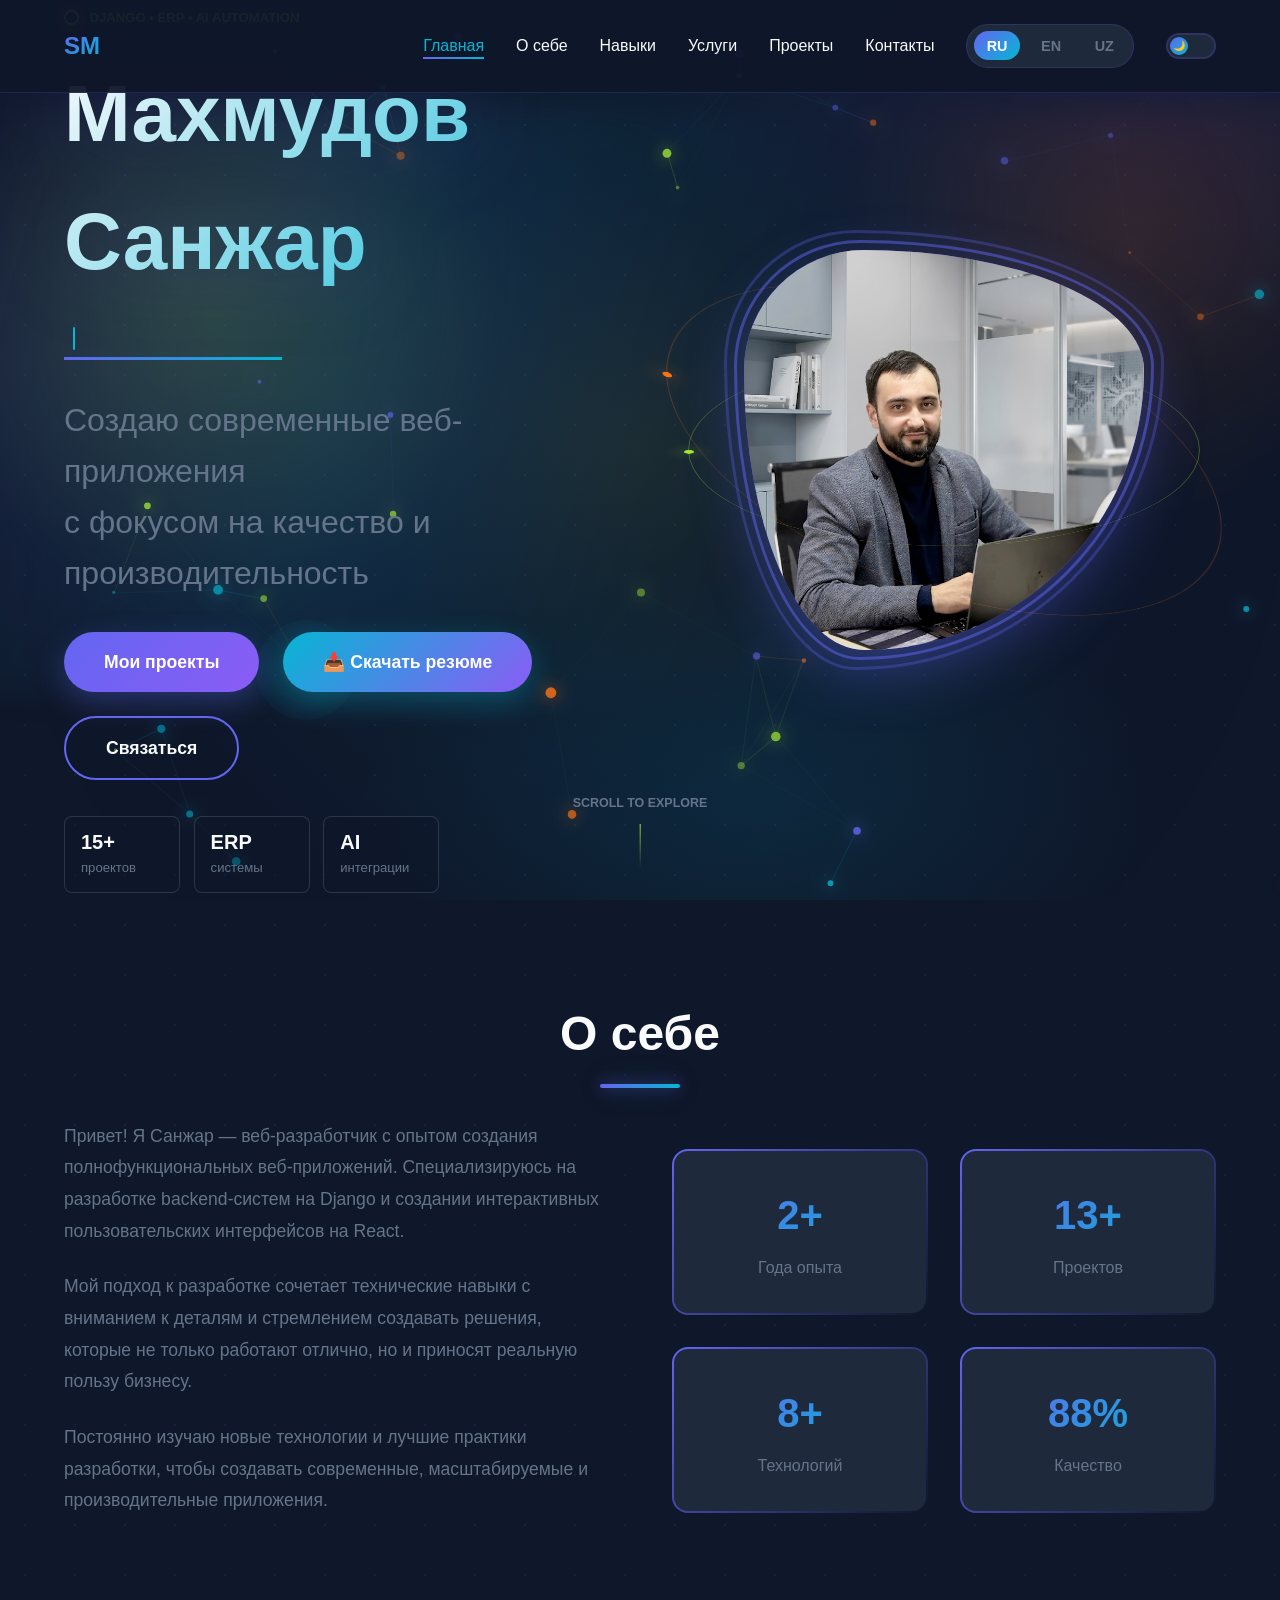
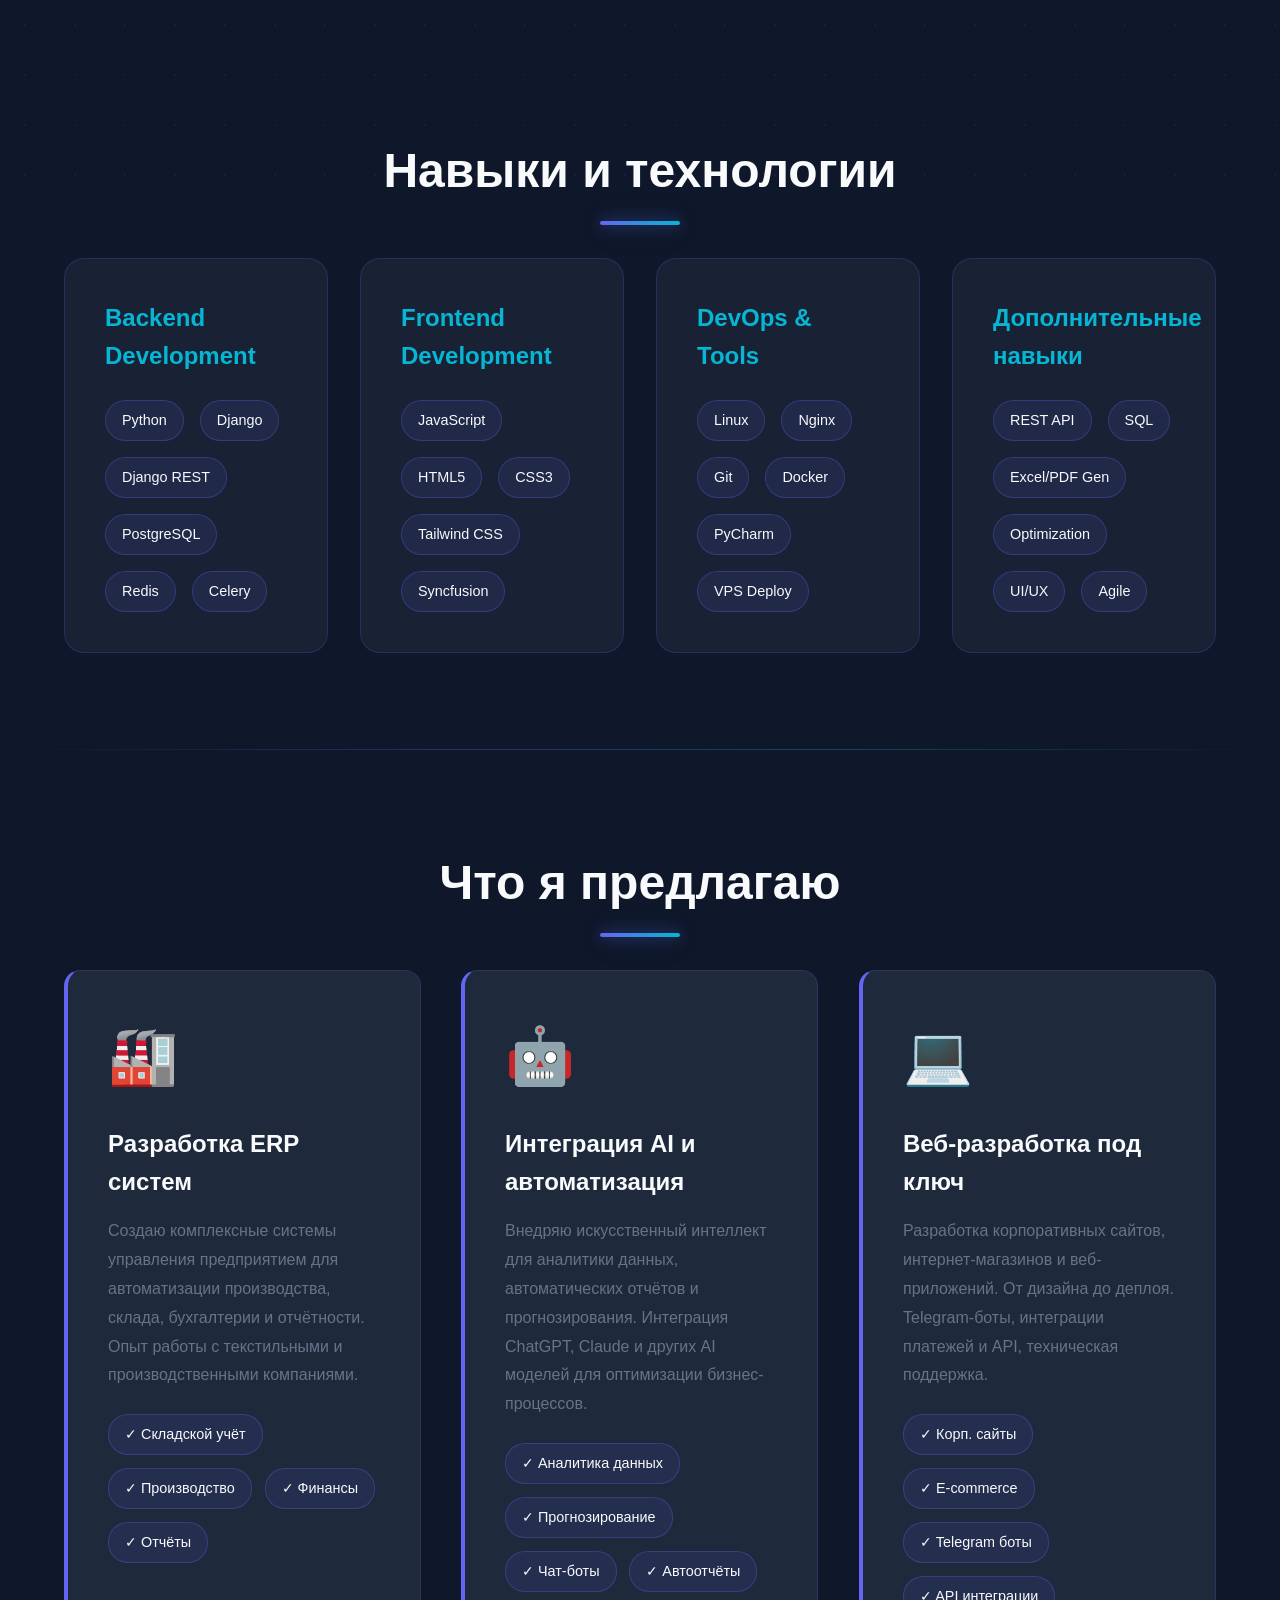
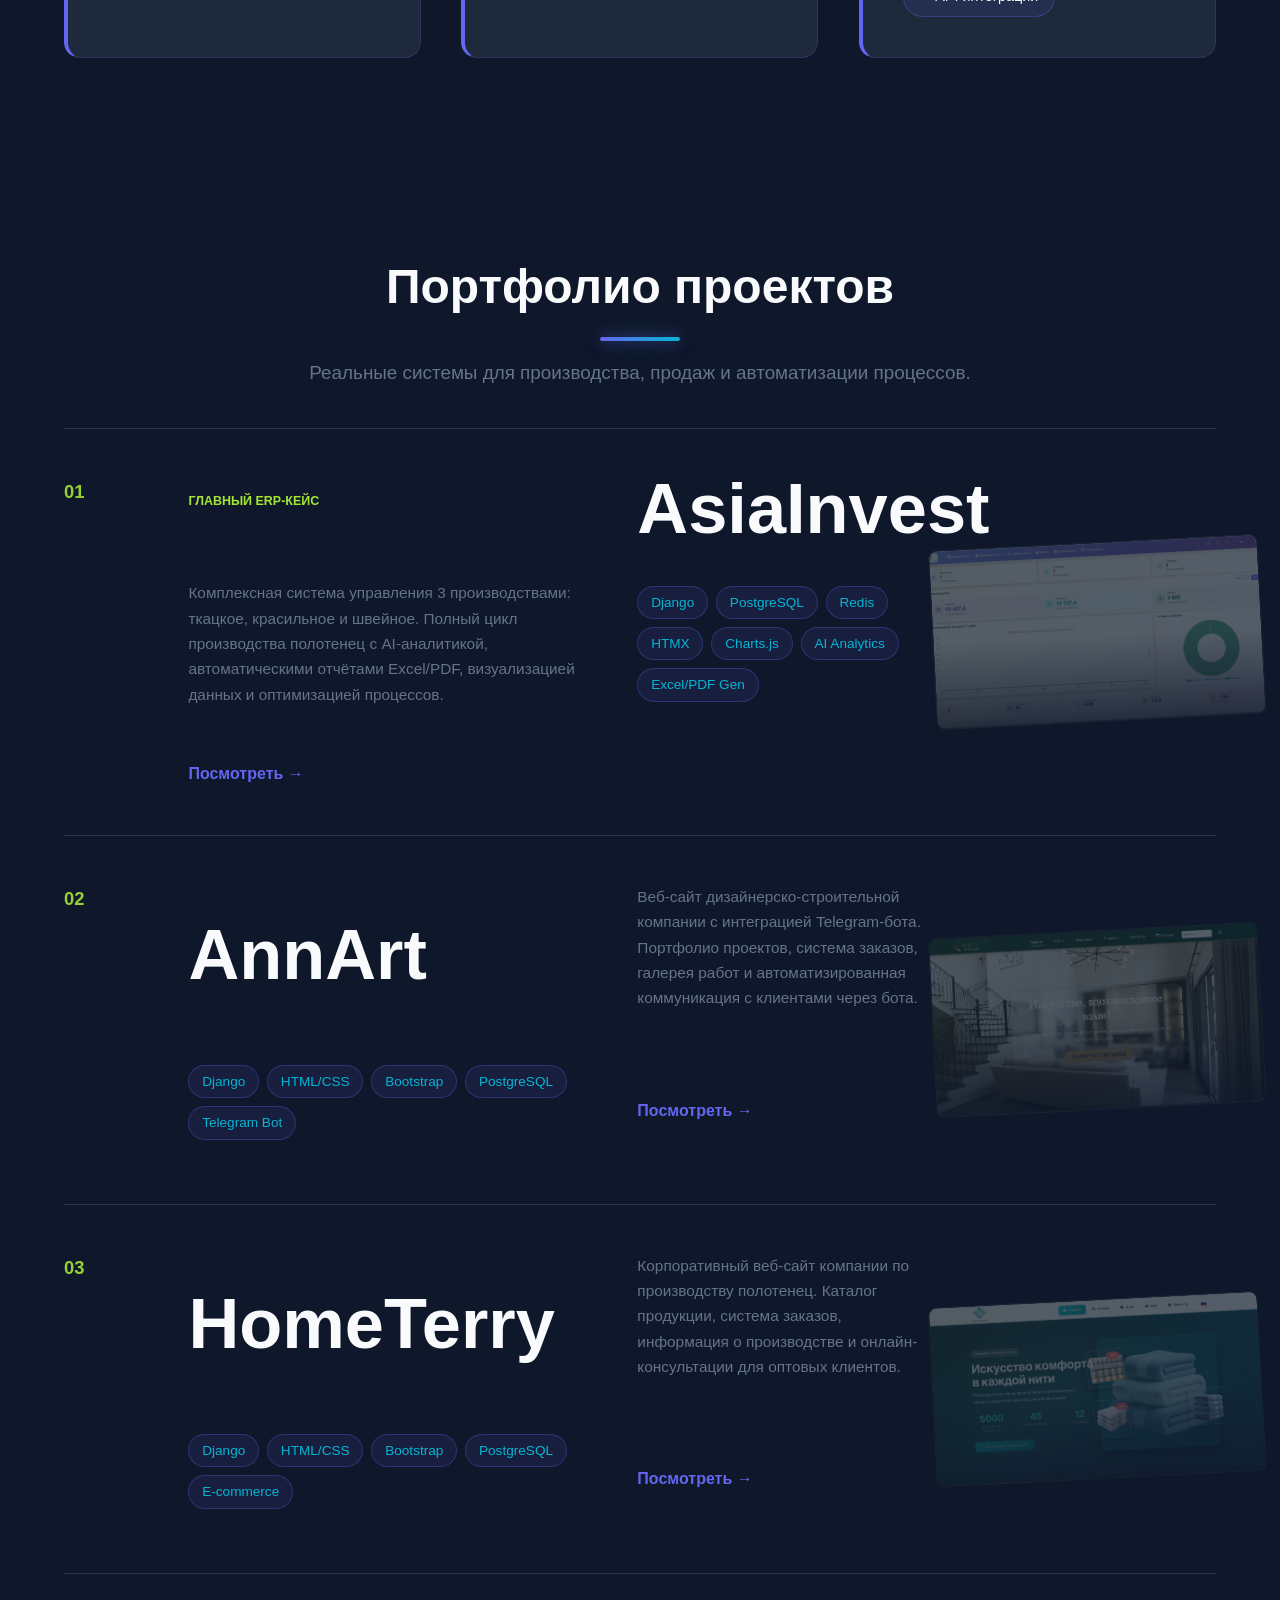
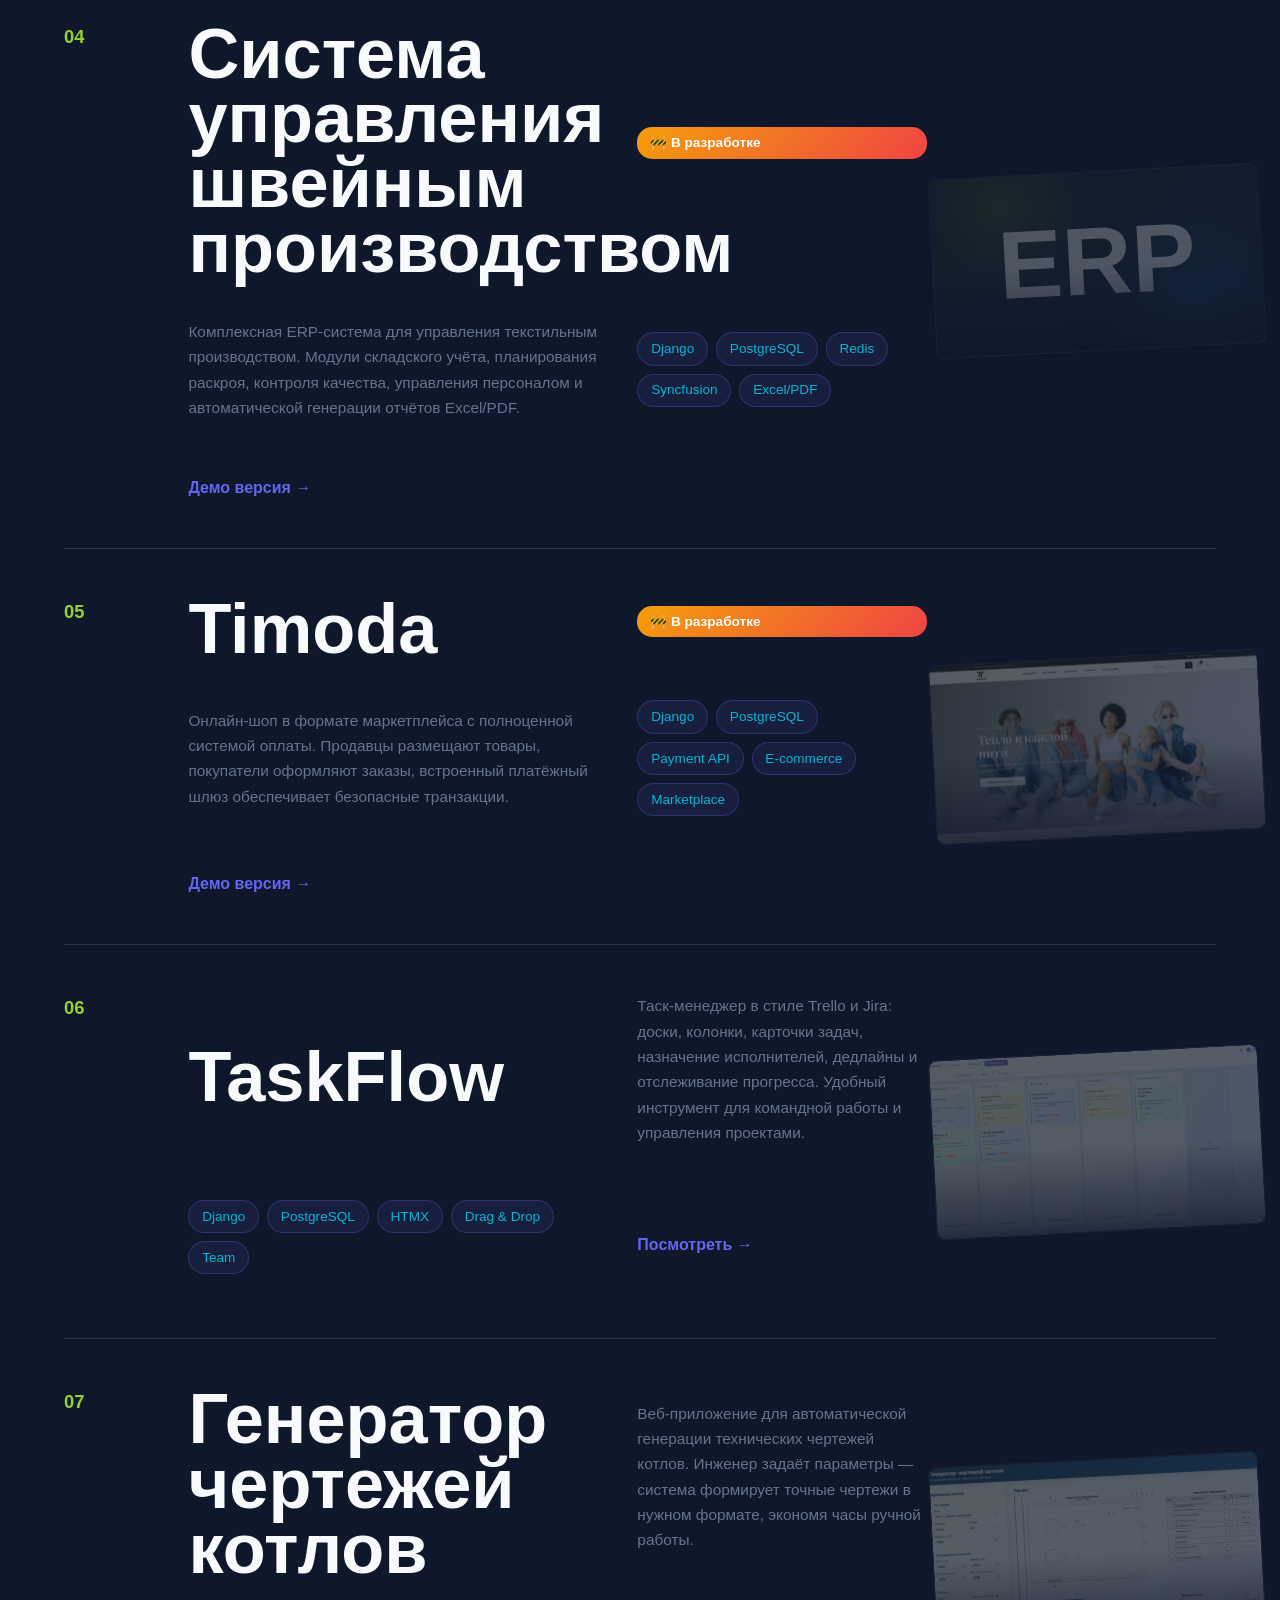
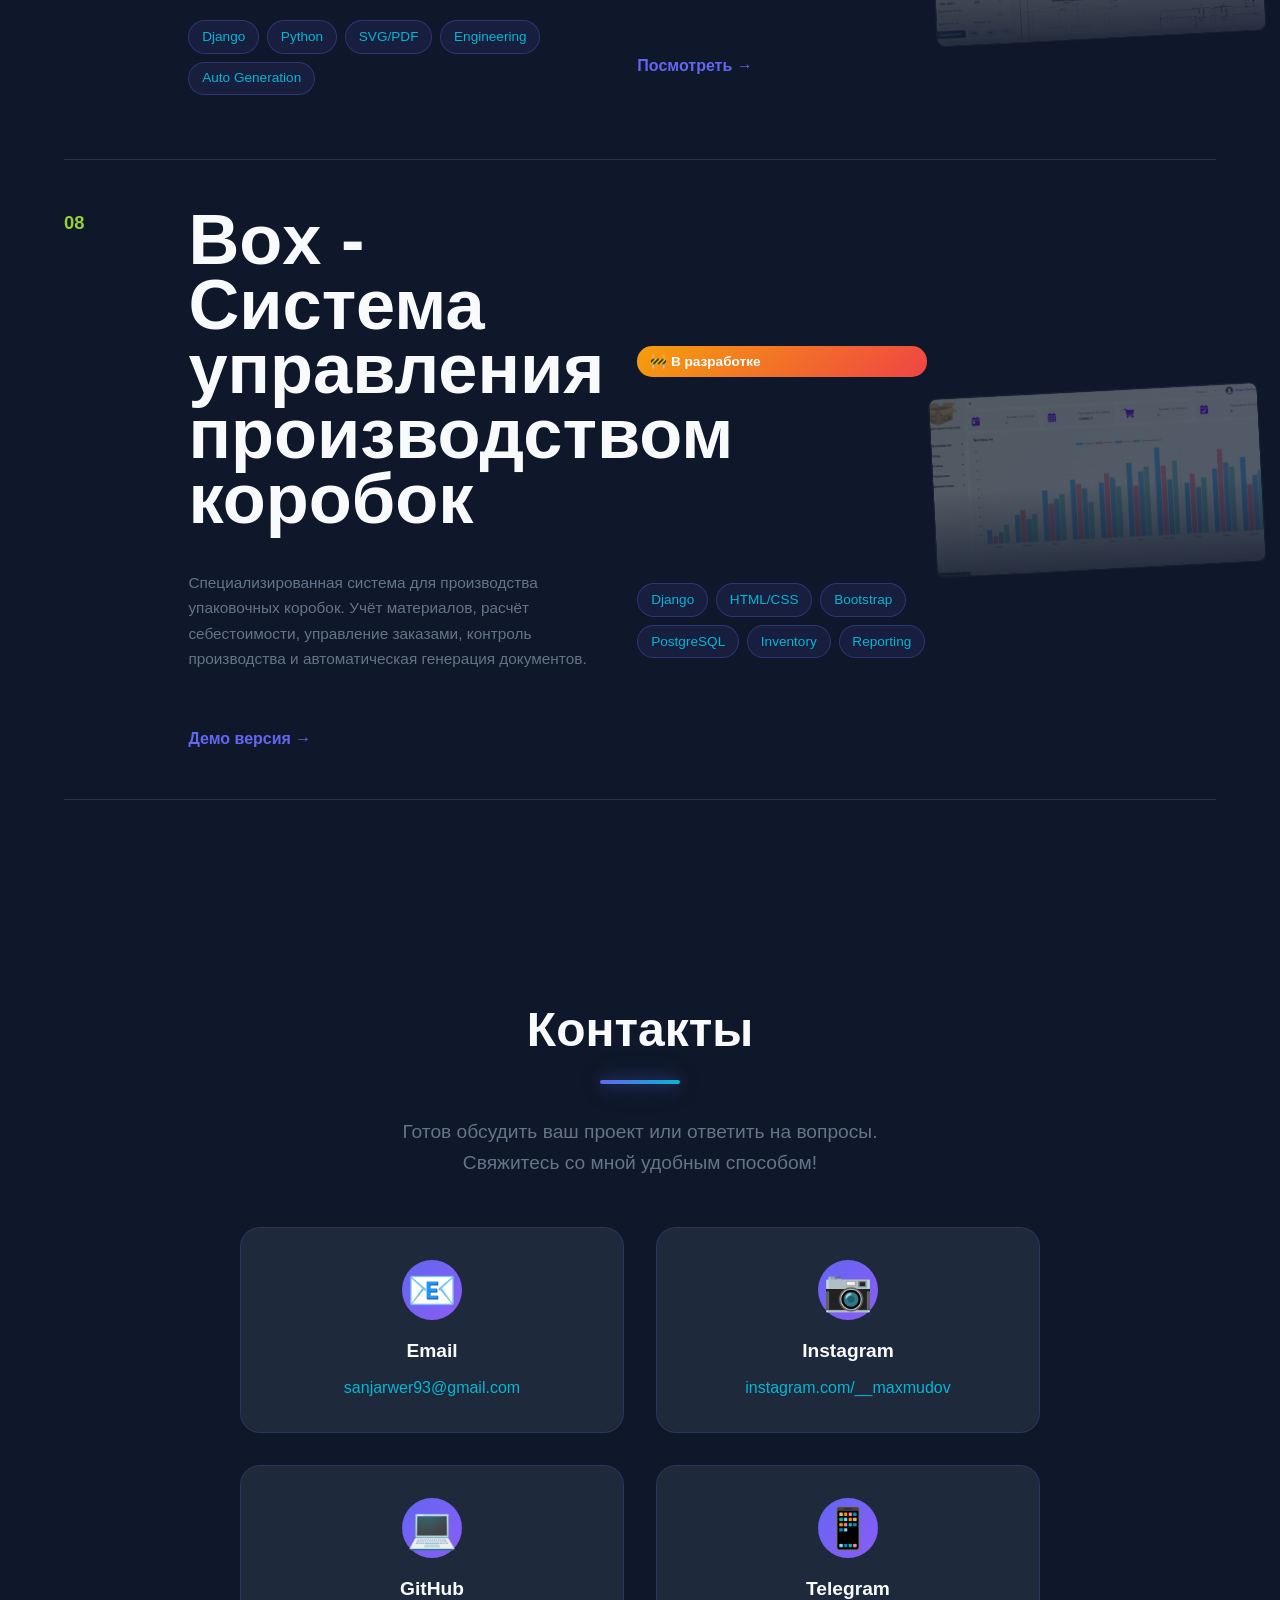
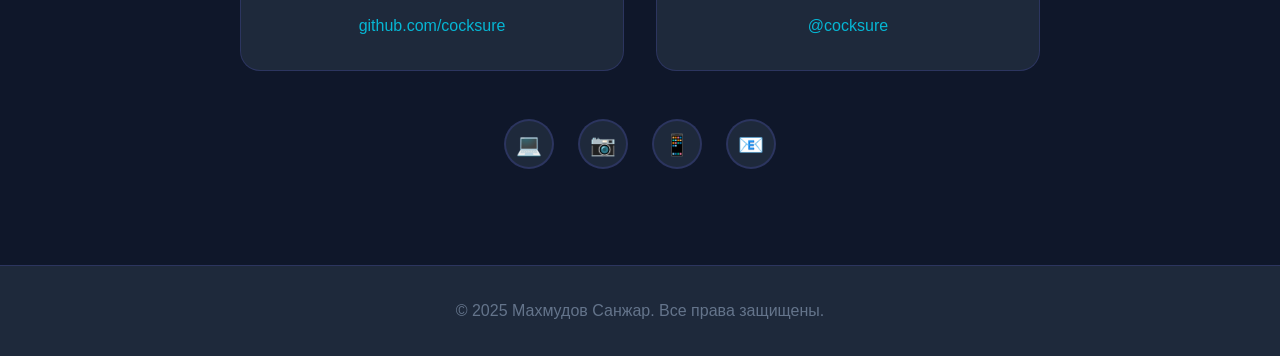
<file: index.html>
<!doctype html>
<html lang="ru">
  <head>
    <meta charset="UTF-8" />
    <meta name="viewport" content="width=device-width, initial-scale=1.0" />

    <!-- SEO Meta Tags -->
    <title>Махмудов Санжар — Web Developer | Django, ERP системы</title>
    <meta
      name="description"
      content="Профессиональный веб-разработчик в Узбекистане. Создаю ERP системы, интегрирую AI, разрабатываю сайты на Django и React. Опыт работы с производственными компаниями."
    />
    <meta
      name="keywords"
      content="веб-разработчик узбекистан, django developer tashkent, erp системы, ai интеграция, web developer uzbekistan, санжар махмудов, python developer"
    />
    <meta name="author" content="Санжар Махмудов" />
    <meta name="robots" content="index, follow" />
    <meta name="yandex-verification" content="cb62a6623157e118" />

    <!-- Canonical URL -->
    <link rel="canonical" href="https://sanjarweb.uz/" />

    <!-- Open Graph (для соцсетей) -->
    <meta property="og:title" content="Санжар Махмудов — Web Developer" />
    <meta
      property="og:description"
      content="Создаю ERP системы, интегрирую AI, разрабатываю сайты на Django. Профессиональная веб-разработка в Узбекистане."
    />
    <meta property="og:type" content="website" />
    <meta property="og:url" content="https://sanjarweb.uz/" />
    <meta property="og:site_name" content="Sanjar Makhmudov Portfolio" />
    <meta property="og:locale" content="ru_RU" />
    <meta property="og:locale:alternate" content="en_US" />
    <meta property="og:locale:alternate" content="uz_UZ" />

    <!-- Twitter Card -->
    <meta name="twitter:card" content="summary_large_image" />
    <meta name="twitter:title" content="Санжар Махмудов — Web Developer" />
    <meta
      name="twitter:description"
      content="Django, ERP, AI Integration | Professional Web Developer"
    />

    <!-- Favicon -->
    <link rel="icon" type="image/x-icon" href="/favicon.ico" />
    <link rel="apple-touch-icon" sizes="180x180" href="/apple-touch-icon.png" />
    <link rel="icon" type="image/png" sizes="32x32" href="/favicon-32x32.png" />
    <link rel="icon" type="image/png" sizes="16x16" href="/favicon-16x16.png" />
    <link rel="manifest" href="/site.webmanifest" />

    <!-- Preload critical assets -->
    <link rel="preload" href="style.css" as="style" />
    <link rel="preload" href="main.js" as="script" />

    <!-- DNS Prefetch для улучшения производительности -->
    <link rel="dns-prefetch" href="https://fonts.googleapis.com" />

    <!-- Styles -->
    <link rel="stylesheet" href="style.css" />
  </head>
  <body data-theme="dark" data-current-lang="ru">
    <!-- Scroll Progress Bar -->
    <div class="scroll-progress" id="scrollProgress"></div>

    <!-- Background Elements -->
    <div class="bg-animation"></div>
    <div class="particle"></div>
    <div class="particle"></div>
    <div class="particle"></div>

    <!-- Navigation -->
    <nav id="navbar">
      <div class="nav-container">
        <div class="logo">SM</div>
        <ul class="nav-links" id="navLinks">
          <li>
            <a href="#home" data-lang="ru">Главная</a
            ><a href="#home" data-lang="en">Home</a
            ><a href="#home" data-lang="uz">Bosh sahifa</a>
          </li>
          <li>
            <a href="#about" data-lang="ru">О себе</a
            ><a href="#about" data-lang="en">About</a
            ><a href="#about" data-lang="uz">Men haqimda</a>
          </li>
          <li>
            <a href="#skills" data-lang="ru">Навыки</a
            ><a href="#skills" data-lang="en">Skills</a
            ><a href="#skills" data-lang="uz">Ko'nikmalar</a>
          </li>
          <li>
            <a href="#services" data-lang="ru">Услуги</a
            ><a href="#services" data-lang="en">Services</a
            ><a href="#services" data-lang="uz">Xizmatlar</a>
          </li>
          <li>
            <a href="#projects" data-lang="ru">Проекты</a
            ><a href="#projects" data-lang="en">Projects</a
            ><a href="#projects" data-lang="uz">Loyihalar</a>
          </li>
          <li>
            <a href="#contact" data-lang="ru">Контакты</a
            ><a href="#contact" data-lang="en">Contact</a
            ><a href="#contact" data-lang="uz">Aloqa</a>
          </li>
          <li class="lang-switcher">
            <button
              class="lang-btn active"
              data-lang-btn="ru"
              aria-label="Russian"
            >
              RU
            </button>
            <button class="lang-btn" data-lang-btn="en" aria-label="English">
              EN
            </button>
            <button class="lang-btn" data-lang-btn="uz" aria-label="Uzbek">
              UZ
            </button>
          </li>
          <li>
            <div
              class="theme-toggle"
              id="themeToggle"
              role="button"
              aria-label="Toggle theme"
            >
              <div class="theme-toggle-slider">🌙</div>
            </div>
          </li>
        </ul>
        <button
          class="mobile-menu-btn"
          id="mobileMenuBtn"
          aria-label="Toggle menu"
        >
          <span></span>
          <span></span>
          <span></span>
        </button>
      </div>
    </nav>

    <!-- Hero Section -->
    <section class="hero" id="home">
      <canvas
        class="hero-visualizer"
        id="heroVisualizer"
        aria-hidden="true"
      ></canvas>
      <div class="hero-content">
        <div class="hero-text">
          <div class="hero-kicker">
            <span data-lang="ru">Django • ERP • AI Automation</span>
            <span data-lang="en">Django • ERP • AI Automation</span>
            <span data-lang="uz">Django • ERP • AI Avtomatlashtirish</span>
          </div>

          <h1 data-lang="ru">Махмудов Санжар</h1>
          <h1 data-lang="en">Makhmudov Sanjar</h1>
          <h1 data-lang="uz">Mahmudov Sanjar</h1>

          <p class="profession">Web Developer</p>

          <p class="subtitle" data-lang="ru">
            Создаю современные веб-приложения<br />с фокусом на качество и
            производительность
          </p>
          <p class="subtitle" data-lang="en">
            Building modern web applications<br />with focus on quality and
            performance
          </p>
          <p class="subtitle" data-lang="uz">
            Zamonaviy veb-ilovalarni yarataman<br />sifat va unumdorlikka
            e'tibor bilan
          </p>

          <div class="cta-buttons">
            <a href="#projects" class="btn btn-primary">
              <span data-lang="ru">Мои проекты</span>
              <span data-lang="en">My Projects</span>
              <span data-lang="uz">Mening loyihalarim</span>
            </a>
            <a href="#" class="btn btn-download" id="downloadResume">
              <span data-lang="ru">📥 Скачать резюме</span>
              <span data-lang="en">📥 Download Resume</span>
              <span data-lang="uz">📥 Rezyumeni yuklab olish</span>
            </a>
            <a href="#contact" class="btn btn-secondary">
              <span data-lang="ru">Связаться</span>
              <span data-lang="en">Contact</span>
              <span data-lang="uz">Bog'lanish</span>
            </a>
          </div>

          <div class="hero-metrics" aria-label="Project highlights">
            <div>
              <strong>15+</strong>
              <span data-lang="ru">проектов</span>
              <span data-lang="en">projects</span>
              <span data-lang="uz">loyiha</span>
            </div>
            <div>
              <strong>ERP</strong>
              <span data-lang="ru">системы</span>
              <span data-lang="en">systems</span>
              <span data-lang="uz">tizimlar</span>
            </div>
            <div>
              <strong>AI</strong>
              <span data-lang="ru">интеграции</span>
              <span data-lang="en">integrations</span>
              <span data-lang="uz">integratsiya</span>
            </div>
          </div>
        </div>
        <div class="hero-image">
          <div class="profile-container">
            <div class="orbit-ring orbit-ring-one"></div>
            <div class="orbit-ring orbit-ring-two"></div>
            <div class="profile-decoration decoration-one"></div>
            <div class="profile-decoration decoration-two"></div>
            <div class="profile-image">
              <img
                src="images/image.png"
                alt="Санжар Махмудов"
                width="400"
                height="400"
                loading="eager"
              />
            </div>
          </div>
        </div>
      </div>
      <a class="scroll-explore" href="#about" aria-label="Scroll to about">
        <span data-lang="ru">scroll to explore</span>
        <span data-lang="en">scroll to explore</span>
        <span data-lang="uz">scroll to explore</span>
      </a>
    </section>

    <!-- About Section -->
    <section id="about" class="fade-in">
      <h2 class="section-title" data-lang="ru">О себе</h2>
      <h2 class="section-title" data-lang="en">About Me</h2>
      <h2 class="section-title" data-lang="uz">Men haqimda</h2>

      <div class="about-content">
        <div class="about-text">
          <div data-lang="ru">
            <p>
              Привет! Я Санжар — веб-разработчик с опытом создания
              полнофункциональных веб-приложений. Специализируюсь на разработке
              backend-систем на Django и создании интерактивных пользовательских
              интерфейсов на React.
            </p>
            <p>
              Мой подход к разработке сочетает технические навыки с вниманием к
              деталям и стремлением создавать решения, которые не только
              работают отлично, но и приносят реальную пользу бизнесу.
            </p>
            <p>
              Постоянно изучаю новые технологии и лучшие практики разработки,
              чтобы создавать современные, масштабируемые и производительные
              приложения.
            </p>
          </div>
          <div data-lang="en">
            <p>
              Hello! I'm Sanjar — a web developer with experience in building
              full-featured web applications. I specialize in developing backend
              systems with Django and creating interactive user interfaces with
              React.
            </p>
            <p>
              My approach to development combines technical skills with
              attention to detail and a commitment to creating solutions that
              not only work great, but also bring real business value.
            </p>
            <p>
              I'm constantly learning new technologies and best development
              practices to create modern, scalable and high-performance
              applications.
            </p>
          </div>
          <div data-lang="uz">
            <p>
              Salom! Men Sanjar — to'liq funksional veb-ilovalarni yaratish
              tajribasiga ega veb-dasturchiman. Django'da backend tizimlarini
              ishlab chiqish va React'da interaktiv foydalanuvchi interfeyslari
              yaratishga ixtisoslashganman.
            </p>
            <p>
              Mening ishlab chiqish yondashuvim texnik ko'nikmalarni
              tafsilotlarga e'tibor va nafaqat ajoyib ishlaydigan, balki
              biznesga haqiqiy foyda keltiradigan yechimlarni yaratishga
              intilish bilan birlashtiradi.
            </p>
            <p>
              Zamonaviy, masshtablanadigan va yuqori samarali ilovalarni
              yaratish uchun doimiy ravishda yangi texnologiyalar va eng yaxshi
              ishlab chiqish amaliyotlarini o'rganyapman.
            </p>
          </div>
        </div>
        <div class="about-stats">
          <div class="stat-card">
            <div class="stat-number">3+</div>
            <div class="stat-label" data-lang="ru">Года опыта</div>
            <div class="stat-label" data-lang="en">Years Experience</div>
            <div class="stat-label" data-lang="uz">Yillik tajriba</div>
          </div>
          <div class="stat-card">
            <div class="stat-number">15+</div>
            <div class="stat-label" data-lang="ru">Проектов</div>
            <div class="stat-label" data-lang="en">Projects</div>
            <div class="stat-label" data-lang="uz">Loyihalar</div>
          </div>
          <div class="stat-card">
            <div class="stat-number">10+</div>
            <div class="stat-label" data-lang="ru">Технологий</div>
            <div class="stat-label" data-lang="en">Technologies</div>
            <div class="stat-label" data-lang="uz">Texnologiyalar</div>
          </div>
          <div class="stat-card">
            <div class="stat-number">100%</div>
            <div class="stat-label" data-lang="ru">Качество</div>
            <div class="stat-label" data-lang="en">Quality</div>
            <div class="stat-label" data-lang="uz">Sifat</div>
          </div>
        </div>
      </div>
    </section>

    <!-- Skills Section -->
    <section id="skills" class="fade-in">
      <h2 class="section-title" data-lang="ru">Навыки и технологии</h2>
      <h2 class="section-title" data-lang="en">Skills & Technologies</h2>
      <h2 class="section-title" data-lang="uz">
        Ko'nikmalar va texnologiyalar
      </h2>

      <div class="skills-grid">
        <div class="skill-category">
          <h3>Backend Development</h3>
          <div class="skill-list">
            <span class="skill-tag">Python</span>
            <span class="skill-tag">Django</span>
            <span class="skill-tag">Django REST</span>
            <span class="skill-tag">PostgreSQL</span>
            <span class="skill-tag">Redis</span>
            <span class="skill-tag">Celery</span>
          </div>
        </div>
        <div class="skill-category">
          <h3>Frontend Development</h3>
          <div class="skill-list">
            <span class="skill-tag">JavaScript</span>
            <span class="skill-tag">HTML5</span>
            <span class="skill-tag">CSS3</span>
            <span class="skill-tag">Tailwind CSS</span>
            <span class="skill-tag">Syncfusion</span>
          </div>
        </div>
        <div class="skill-category">
          <h3>DevOps & Tools</h3>
          <div class="skill-list">
            <span class="skill-tag">Linux</span>
            <span class="skill-tag">Nginx</span>
            <span class="skill-tag">Git</span>
            <span class="skill-tag">Docker</span>
            <span class="skill-tag">PyCharm</span>
            <span class="skill-tag">VPS Deploy</span>
          </div>
        </div>
        <div class="skill-category">
          <h3 data-lang="ru">Дополнительные навыки</h3>
          <h3 data-lang="en">Additional Skills</h3>
          <h3 data-lang="uz">Qo'shimcha ko'nikmalar</h3>
          <div class="skill-list">
            <span class="skill-tag">REST API</span>
            <span class="skill-tag">SQL</span>
            <span class="skill-tag">Excel/PDF Gen</span>
            <span class="skill-tag">Optimization</span>
            <span class="skill-tag">UI/UX</span>
            <span class="skill-tag">Agile</span>
          </div>
        </div>
      </div>
    </section>

    <!-- Services Section -->
    <section id="services" class="fade-in">
      <h2 class="section-title" data-lang="ru">Что я предлагаю</h2>
      <h2 class="section-title" data-lang="en">What I Offer</h2>
      <h2 class="section-title" data-lang="uz">Nima taklif qilaman</h2>

      <div class="services-grid">
        <div class="service-card">
          <div class="service-icon" aria-hidden="true">🏭</div>
          <h3 data-lang="ru">Разработка ERP систем</h3>
          <h3 data-lang="en">ERP System Development</h3>
          <h3 data-lang="uz">ERP tizimlarini ishlab chiqish</h3>

          <p data-lang="ru">
            Создаю комплексные системы управления предприятием для автоматизации
            производства, склада, бухгалтерии и отчётности. Опыт работы с
            текстильными и производственными компаниями.
          </p>
          <p data-lang="en">
            I create comprehensive enterprise management systems for automation
            of production, warehouse, accounting and reporting. Experience with
            textile and manufacturing companies.
          </p>
          <p data-lang="uz">
            Ishlab chiqarish, ombor, buxgalteriya va hisobotni avtomatlashtirish
            uchun keng qamrovli korxonani boshqarish tizimlarini yarataman.
            To'qimachilik va ishlab chiqarish kompaniyalari bilan tajriba.
          </p>

          <div class="service-features">
            <span class="feature-tag" data-lang="ru">✓ Складской учёт</span>
            <span class="feature-tag" data-lang="en"
              >✓ Inventory Management</span
            >
            <span class="feature-tag" data-lang="uz">✓ Ombor hisobi</span>
            <span class="feature-tag" data-lang="ru">✓ Производство</span>
            <span class="feature-tag" data-lang="en">✓ Production</span>
            <span class="feature-tag" data-lang="uz">✓ Ishlab chiqarish</span>
            <span class="feature-tag" data-lang="ru">✓ Финансы</span>
            <span class="feature-tag" data-lang="en">✓ Finance</span>
            <span class="feature-tag" data-lang="uz">✓ Moliya</span>
            <span class="feature-tag" data-lang="ru">✓ Отчёты</span>
            <span class="feature-tag" data-lang="en">✓ Reports</span>
            <span class="feature-tag" data-lang="uz">✓ Hisobotlar</span>
          </div>
        </div>

        <div class="service-card">
          <div class="service-icon" aria-hidden="true">🤖</div>
          <h3 data-lang="ru">Интеграция AI и автоматизация</h3>
          <h3 data-lang="en">AI Integration & Automation</h3>
          <h3 data-lang="uz">AI integratsiyasi va avtomatlashtirish</h3>

          <p data-lang="ru">
            Внедряю искусственный интеллект для аналитики данных, автоматических
            отчётов и прогнозирования. Интеграция ChatGPT, Claude и других AI
            моделей для оптимизации бизнес-процессов.
          </p>
          <p data-lang="en">
            I implement artificial intelligence for data analytics, automatic
            reports and forecasting. Integration of ChatGPT, Claude and other AI
            models for business process optimization.
          </p>
          <p data-lang="uz">
            Ma'lumotlarni tahlil qilish, avtomatik hisobotlar va prognozlash
            uchun sun'iy intellektni joriy qilaman. Biznes jarayonlarini
            optimallashtirish uchun ChatGPT, Claude va boshqa AI modellarini
            integratsiya qilish.
          </p>

          <div class="service-features">
            <span class="feature-tag" data-lang="ru">✓ Аналитика данных</span>
            <span class="feature-tag" data-lang="en">✓ Data Analytics</span>
            <span class="feature-tag" data-lang="uz"
              >✓ Ma'lumotlar tahlili</span
            >
            <span class="feature-tag" data-lang="ru">✓ Прогнозирование</span>
            <span class="feature-tag" data-lang="en">✓ Forecasting</span>
            <span class="feature-tag" data-lang="uz">✓ Prognozlash</span>
            <span class="feature-tag" data-lang="ru">✓ Чат-боты</span>
            <span class="feature-tag" data-lang="en">✓ Chatbots</span>
            <span class="feature-tag" data-lang="uz">✓ Chat-botlar</span>
            <span class="feature-tag" data-lang="ru">✓ Автоотчёты</span>
            <span class="feature-tag" data-lang="en">✓ Auto Reports</span>
            <span class="feature-tag" data-lang="uz">✓ Avto-hisobotlar</span>
          </div>
        </div>

        <div class="service-card">
          <div class="service-icon" aria-hidden="true">💻</div>
          <h3 data-lang="ru">Веб-разработка под ключ</h3>
          <h3 data-lang="en">Turnkey Web Development</h3>
          <h3 data-lang="uz">Tayyor veb-ishlab chiqish</h3>

          <p data-lang="ru">
            Разработка корпоративных сайтов, интернет-магазинов и
            веб-приложений. От дизайна до деплоя. Telegram-боты, интеграции
            платежей и API, техническая поддержка.
          </p>
          <p data-lang="en">
            Development of corporate websites, online stores and web
            applications. From design to deployment. Telegram bots, payment and
            API integrations, technical support.
          </p>
          <p data-lang="uz">
            Korporativ veb-saytlar, onlayn do'konlar va veb-ilovalarni ishlab
            chiqish. Dizayndan joylashtirish gacha. Telegram botlar, to'lov va
            API integratsiyalari, texnik yordam.
          </p>

          <div class="service-features">
            <span class="feature-tag" data-lang="ru">✓ Корп. сайты</span>
            <span class="feature-tag" data-lang="en">✓ Corp. Websites</span>
            <span class="feature-tag" data-lang="uz">✓ Korp. saytlar</span>
            <span class="feature-tag" data-lang="ru">✓ E-commerce</span>
            <span class="feature-tag" data-lang="en">✓ E-commerce</span>
            <span class="feature-tag" data-lang="uz">✓ E-commerce</span>
            <span class="feature-tag" data-lang="ru">✓ Telegram боты</span>
            <span class="feature-tag" data-lang="en">✓ Telegram Bots</span>
            <span class="feature-tag" data-lang="uz">✓ Telegram botlar</span>
            <span class="feature-tag" data-lang="ru">✓ API интеграции</span>
            <span class="feature-tag" data-lang="en">✓ API Integration</span>
            <span class="feature-tag" data-lang="uz">✓ API integratsiya</span>
          </div>
        </div>
      </div>
    </section>

    <!-- Projects Section -->
    <section id="projects" class="fade-in">
      <h2 class="section-title" data-lang="ru">Портфолио проектов</h2>
      <h2 class="section-title" data-lang="en">Project Portfolio</h2>
      <h2 class="section-title" data-lang="uz">Loyihalar portfeli</h2>

      <div class="projects-intro">
        <p data-lang="ru">
          Реальные системы для производства, продаж и автоматизации процессов.
        </p>
        <p data-lang="en">
          Real systems for production, sales and business process automation.
        </p>
        <p data-lang="uz">
          Ishlab chiqarish, savdo va jarayonlarni avtomatlashtirish uchun real
          tizimlar.
        </p>
      </div>

      <div class="projects-grid">
        <!-- AsiaInvest.uz -->
        <div class="project-card project-featured">
          <div class="project-image">
            <img src="images/asiainvest.png" alt="AsiaInvest" />
          </div>
          <div class="project-content">
            <div class="project-eyebrow">
              <span data-lang="ru">Главный ERP-кейс</span>
              <span data-lang="en">Featured ERP case</span>
              <span data-lang="uz">Asosiy ERP loyiha</span>
            </div>
            <h3>AsiaInvest</h3>

            <p data-lang="ru">
              Комплексная система управления 3 производствами: ткацкое,
              красильное и швейное. Полный цикл производства полотенец с
              AI-аналитикой, автоматическими отчётами Excel/PDF, визуализацией
              данных и оптимизацией процессов.
            </p>
            <p data-lang="en">
              Comprehensive management system for 3 productions: weaving, dyeing
              and sewing. Full cycle towel production with AI analytics,
              automatic Excel/PDF reports, data visualization and process
              optimization.
            </p>
            <p data-lang="uz">
              3 ta ishlab chiqarishni boshqarish uchun kompleks tizim: to'quv,
              bo'yoq va tikuv. AI tahlil, avtomatik Excel/PDF hisobotlar,
              ma'lumotlarni vizuallashtirish va jarayonlarni optimallashtirish
              bilan sochiqlar ishlab chiqarishning to'liq tsikli.
            </p>

            <div class="project-tags">
              <span class="project-tag">Django</span>
              <span class="project-tag">PostgreSQL</span>
              <span class="project-tag">Redis</span>
              <span class="project-tag">HTMX</span>
              <span class="project-tag">Charts.js</span>
              <span class="project-tag">AI Analytics</span>
              <span class="project-tag">Excel/PDF Gen</span>
            </div>
            <div class="project-links">
              <a
                href="https://asiainvest.uz"
                target="_blank"
                class="project-link"
              >
                <span data-lang="ru">Посмотреть →</span>
                <span data-lang="en">View Project →</span>
                <span data-lang="uz">Ko'rish →</span>
              </a>
            </div>
          </div>
        </div>

        <!-- AnnArt.uz -->
        <div class="project-card">
          <div class="project-image">
            <img src="images/annart.png" alt="AnnArt" />
          </div>
          <div class="project-content">
            <h3>AnnArt</h3>

            <p data-lang="ru">
              Веб-сайт дизайнерско-строительной компании с интеграцией
              Telegram-бота. Портфолио проектов, система заказов, галерея работ
              и автоматизированная коммуникация с клиентами через бота.
            </p>
            <p data-lang="en">
              Website for design and construction company with Telegram bot
              integration. Project portfolio, order system, work gallery and
              automated client communication via bot.
            </p>
            <p data-lang="uz">
              Telegram bot integratsiyasi bilan dizayn va qurilish kompaniyasi
              veb-sayti. Loyihalar portfeli, buyurtma tizimi, ishlar galereyasi
              va bot orqali mijozlar bilan avtomatlashtirilgan aloqa.
            </p>

            <div class="project-tags">
              <span class="project-tag">Django</span>
              <span class="project-tag">HTML/CSS</span>
              <span class="project-tag">Bootstrap</span>
              <span class="project-tag">PostgreSQL</span>
              <span class="project-tag">Telegram Bot</span>
            </div>
            <div class="project-links">
              <a href="https://annart.uz" target="_blank" class="project-link">
                <span data-lang="ru">Посмотреть →</span>
                <span data-lang="en">View Project →</span>
                <span data-lang="uz">Ko'rish →</span>
              </a>
            </div>
          </div>
        </div>

        <!-- HomeTerry.uz -->
        <div class="project-card">
          <div class="project-image">
            <img src="images/hometerry.png" alt="HomeTerry" />
          </div>
          <div class="project-content">
            <h3>HomeTerry</h3>

            <p data-lang="ru">
              Корпоративный веб-сайт компании по производству полотенец. Каталог
              продукции, система заказов, информация о производстве и
              онлайн-консультации для оптовых клиентов.
            </p>
            <p data-lang="en">
              Corporate website for towel manufacturing company. Product
              catalog, order system, production information and online
              consultations for wholesale customers.
            </p>
            <p data-lang="uz">
              Sochiq ishlab chiqaruvchi kompaniyaning korporativ veb-sayti.
              Mahsulot katalogi, buyurtma tizimi, ishlab chiqarish haqida
              ma'lumot va ulgurji mijozlar uchun onlayn konsultatsiyalar.
            </p>

            <div class="project-tags">
              <span class="project-tag">Django</span>
              <span class="project-tag">HTML/CSS</span>
              <span class="project-tag">Bootstrap</span>
              <span class="project-tag">PostgreSQL</span>
              <span class="project-tag">E-commerce</span>
            </div>
            <div class="project-links">
              <a
                href="https://hometerry.uz"
                target="_blank"
                class="project-link"
              >
                <span data-lang="ru">Посмотреть →</span>
                <span data-lang="en">View Project →</span>
                <span data-lang="uz">Ko'rish →</span>
              </a>
            </div>
          </div>
        </div>

        <!-- Sewing Project (В разработке) -->
        <div class="project-card">
          <div class="project-image project-icon">ERP</div>
          <div class="project-content">
            <h3 data-lang="ru">Система управления швейным производством</h3>
            <h3 data-lang="en">Sewing Production Management System</h3>
            <h3 data-lang="uz">
              Tikuvchilik ishlab chiqarishini boshqarish tizimi
            </h3>

            <div class="dev-badge">
              <span data-lang="ru">🚧 В разработке</span>
              <span data-lang="en">🚧 In Development</span>
              <span data-lang="uz">🚧 Ishlab chiqilmoqda</span>
            </div>

            <p data-lang="ru">
              Комплексная ERP-система для управления текстильным производством.
              Модули складского учёта, планирования раскроя, контроля качества,
              управления персоналом и автоматической генерации отчётов
              Excel/PDF.
            </p>
            <p data-lang="en">
              Comprehensive ERP system for textile production management.
              Warehouse accounting, cutting planning, quality control, personnel
              management and automatic Excel/PDF report generation modules.
            </p>
            <p data-lang="uz">
              To'qimachilik ishlab chiqarishini boshqarish uchun kompleks ERP
              tizimi. Ombor hisobi, kesishni rejalashtirish, sifat nazorati,
              xodimlarni boshqarish va avtomatik Excel/PDF hisobotlar yaratish
              modullari.
            </p>

            <div class="project-tags">
              <span class="project-tag">Django</span>
              <span class="project-tag">PostgreSQL</span>
              <span class="project-tag">Redis</span>
              <span class="project-tag">Syncfusion</span>
              <span class="project-tag">Excel/PDF</span>
            </div>
            <div class="project-links">
              <a
                href="https://sewing.pythonanywhere.com"
                target="_blank"
                class="project-link"
              >
                <span data-lang="ru">Демо версия →</span>
                <span data-lang="en">Demo Version →</span>
                <span data-lang="uz">Demo versiya →</span>
              </a>
            </div>
          </div>
        </div>

        <!-- Timoda (В разработке) -->
        <div class="project-card">
          <div class="project-image">
            <img src="images/timoda.png" alt="Timoda" />
          </div>
          <div class="project-content">
            <h3>Timoda</h3>

            <div class="dev-badge">
              <span data-lang="ru">🚧 В разработке</span>
              <span data-lang="en">🚧 In Development</span>
              <span data-lang="uz">🚧 Ishlab chiqilmoqda</span>
            </div>

            <p data-lang="ru">
              Онлайн-шоп в формате маркетплейса с полноценной системой оплаты.
              Продавцы размещают товары, покупатели оформляют заказы, встроенный
              платёжный шлюз обеспечивает безопасные транзакции.
            </p>
            <p data-lang="en">
              Online shop in marketplace format with a full payment system.
              Sellers list products, buyers place orders, and an integrated
              payment gateway ensures secure transactions.
            </p>
            <p data-lang="uz">
              To'liq to'lov tizimi bilan marketplace formatidagi onlayn do'kon.
              Sotuvchilar mahsulot joylashtiradi, xaridorlar buyurtma beradi,
              integratsiyalashgan to'lov shluzi xavfsiz tranzaktsiyalarni
              ta'minlaydi.
            </p>

            <div class="project-tags">
              <span class="project-tag">Django</span>
              <span class="project-tag">PostgreSQL</span>
              <span class="project-tag">Payment API</span>
              <span class="project-tag">E-commerce</span>
              <span class="project-tag">Marketplace</span>
            </div>
            <div class="project-links">
              <a
                href="https://timoda.pythonanywhere.com"
                target="_blank"
                class="project-link"
              >
                <span data-lang="ru">Демо версия →</span>
                <span data-lang="en">Demo Version →</span>
                <span data-lang="uz">Demo versiya →</span>
              </a>
            </div>
          </div>
        </div>

        <!-- TaskFlow -->
        <div class="project-card">
          <div class="project-image">
            <img src="images/taskflow.png" alt="TaskFlow" />
          </div>
          <div class="project-content">
            <h3>TaskFlow</h3>

            <p data-lang="ru">
              Таск-менеджер в стиле Trello и Jira: доски, колонки, карточки
              задач, назначение исполнителей, дедлайны и отслеживание прогресса.
              Удобный инструмент для командной работы и управления проектами.
            </p>
            <p data-lang="en">
              Task manager in the style of Trello and Jira: boards, columns,
              task cards, assignees, deadlines and progress tracking. A
              convenient tool for team collaboration and project management.
            </p>
            <p data-lang="uz">
              Trello va Jira uslubidagi task-menejer: doskalar, ustunlar, vazifa
              kartalari, ijrochilar tayinlash, muddatlar va jarayonni kuzatish.
              Jamoa ishi va loyihalarni boshqarish uchun qulay vosita.
            </p>

            <div class="project-tags">
              <span class="project-tag">Django</span>
              <span class="project-tag">PostgreSQL</span>
              <span class="project-tag">HTMX</span>
              <span class="project-tag">Drag & Drop</span>
              <span class="project-tag">Team</span>
            </div>
            <div class="project-links">
              <a
                href="https://tasksflow.pythonanywhere.com"
                target="_blank"
                class="project-link"
              >
                <span data-lang="ru">Посмотреть →</span>
                <span data-lang="en">View Project →</span>
                <span data-lang="uz">Ko'rish →</span>
              </a>
            </div>
          </div>
        </div>

        <!-- Boiler Drawing Generator -->
        <div class="project-card">
          <div class="project-image">
            <img src="images/boiler.png" alt="Boiler Drawing Generator" />
          </div>
          <div class="project-content">
            <h3 data-lang="ru">Генератор чертежей котлов</h3>
            <h3 data-lang="en">Boiler Drawing Generator</h3>
            <h3 data-lang="uz">Qozon chizmalarini generator</h3>

            <p data-lang="ru">
              Веб-приложение для автоматической генерации технических чертежей
              котлов. Инженер задаёт параметры — система формирует точные
              чертежи в нужном формате, экономя часы ручной работы.
            </p>
            <p data-lang="en">
              Web application for automatic generation of technical boiler
              drawings. The engineer sets parameters — the system produces
              precise drawings in the required format, saving hours of manual
              work.
            </p>
            <p data-lang="uz">
              Qozonlarning texnik chizmalarini avtomatik yaratish uchun
              veb-ilova. Muhandis parametrlarni kiritadi — tizim kerakli
              formatda aniq chizmalar yaratadi, soatlab qo'l ishini tejaydi.
            </p>

            <div class="project-tags">
              <span class="project-tag">Django</span>
              <span class="project-tag">Python</span>
              <span class="project-tag">SVG/PDF</span>
              <span class="project-tag">Engineering</span>
              <span class="project-tag">Auto Generation</span>
            </div>
            <div class="project-links">
              <a
                href="https://boiler-pcmq.onrender.com"
                target="_blank"
                class="project-link"
              >
                <span data-lang="ru">Посмотреть →</span>
                <span data-lang="en">View Project →</span>
                <span data-lang="uz">Ko'rish →</span>
              </a>
            </div>
          </div>
        </div>

        <!-- Box Project (В разработке) -->
        <div class="project-card">
          <div class="project-image">
            <img src="images/box.png" alt="Box manufacturing management" />
          </div>
          <div class="project-content">
            <h3 data-lang="ru">
              Box - Система управления производством коробок
            </h3>
            <h3 data-lang="en">Box - Box Manufacturing Management</h3>
            <h3 data-lang="uz">Box - Quti ishlab chiqarishni boshqarish</h3>

            <div class="dev-badge">
              <span data-lang="ru">🚧 В разработке</span>
              <span data-lang="en">🚧 In Development</span>
              <span data-lang="uz">🚧 Ishlab chiqilmoqda</span>
            </div>

            <p data-lang="ru">
              Специализированная система для производства упаковочных коробок.
              Учёт материалов, расчёт себестоимости, управление заказами,
              контроль производства и автоматическая генерация документов.
            </p>
            <p data-lang="en">
              Specialized system for packaging box manufacturing. Material
              accounting, cost calculation, order management, production control
              and automatic document generation.
            </p>
            <p data-lang="uz">
              Qadoqlash qutilari ishlab chiqarish uchun maxsus tizim.
              Materiallar hisobi, tannarxni hisoblash, buyurtmalarni boshqarish,
              ishlab chiqarish nazorati va avtomatik hujjatlar yaratish.
            </p>

            <div class="project-tags">
              <span class="project-tag">Django</span>
              <span class="project-tag">HTML/CSS</span>
              <span class="project-tag">Bootstrap</span>
              <span class="project-tag">PostgreSQL</span>
              <span class="project-tag">Inventory</span>
              <span class="project-tag">Reporting</span>
            </div>
            <div class="project-links">
              <a
                href="https://box.pythonanywhere.com"
                target="_blank"
                class="project-link"
              >
                <span data-lang="ru">Демо версия →</span>
                <span data-lang="en">Demo Version →</span>
                <span data-lang="uz">Demo versiya →</span>
              </a>
            </div>
          </div>
        </div>
      </div>
    </section>

    <!-- Contact Section -->
    <section id="contact" class="fade-in">
      <h2 class="section-title" data-lang="ru">Контакты</h2>
      <h2 class="section-title" data-lang="en">Contact</h2>
      <h2 class="section-title" data-lang="uz">Aloqa</h2>

      <div class="contact-content">
        <p data-lang="ru">
          Готов обсудить ваш проект или ответить на вопросы.<br />Свяжитесь со
          мной удобным способом!
        </p>
        <p data-lang="en">
          Ready to discuss your project or answer questions.<br />Contact me in
          a convenient way!
        </p>
        <p data-lang="uz">
          Loyihangizni muhokama qilishga yoki savollarga javob berishga
          tayyorman.<br />Qulay usulda bog'laning!
        </p>

        <div class="contact-methods">
          <div class="contact-card">
            <div class="contact-icon">📧</div>
            <h3>Email</h3>
            <a href="mailto:sanjarwer93@gmail.com">sanjarwer93@gmail.com</a>
          </div>
          <div class="contact-card">
            <div class="contact-icon">📷</div>
            <h3>Instagram</h3>
            <a href="https://instagram.com/__maxmudov" target="_blank"
              >instagram.com/__maxmudov</a
            >
          </div>
          <div class="contact-card">
            <div class="contact-icon">💻</div>
            <h3>GitHub</h3>
            <a href="https://github.com/cocksure" target="_blank"
              >github.com/cocksure</a
            >
          </div>
          <div class="contact-card">
            <div class="contact-icon">📱</div>
            <h3>Telegram</h3>
            <a href="https://t.me/cocksure" target="_blank">@cocksure</a>
          </div>
        </div>

        <div class="social-links">
          <a
            href="https://github.com/cocksure"
            target="_blank"
            class="social-link"
            title="GitHub"
            >💻</a
          >
          <a
            href="https://instagram.com/__maxmudov"
            class="social-link"
            title="Instagram"
            >📷</a
          >
          <a href="https://t.me/cocksure" class="social-link" title="Telegram"
            >📱</a
          >
          <a href="#" class="social-link" target="_blank" title="Email">📧</a>
        </div>
      </div>
    </section>

    <!-- Footer -->
    <footer>
      <p data-lang="ru">&copy; 2025 Махмудов Санжар. Все права защищены.</p>
      <p data-lang="en">&copy; 2025 Makhmudov Sanjar. All rights reserved.</p>
      <p data-lang="uz">
        &copy; 2025 Mahmudov Sanjar. Barcha huquqlar himoyalangan.
      </p>
    </footer>

    <!-- Schema.org разметка для поисковиков -->
    <script type="application/ld+json">
      {
        "@context": "https://schema.org",
        "@type": "Person",
        "name": "Санжар Махмудов",
        "alternateName": "Sanjar Makhmudov",
        "jobTitle": "Web Developer",
        "description": "Профессиональный веб-разработчик специализирующийся на Django и ERP системах",
        "url": "https://sanjarweb.uz",
        "email": "sanjarwer93@gmail.com",
        "sameAs": [
          "https://github.com/cocksure",
          "https://instagram.com/__maxmudov",
          "https://t.me/cocksure"
        ],
        "knowsAbout": [
          "Django",
          "PostgreSQL",
          "Python",
          "ERP Systems",
          "AI Integration",
          "Web Development"
        ],
        "knowsLanguage": ["ru", "en", "uz"],
        "address": {
          "@type": "PostalAddress",
          "addressCountry": "UZ",
          "addressLocality": "Tashkent"
        },
        "worksFor": {
          "@type": "Organization",
          "name": "Freelance"
        }
      }
    </script>

    <!-- Scroll to Top Button -->
    <div class="scroll-top" id="scrollTop">↑</div>

    <script src="main.js"></script>
  </body>
</html>
</file>
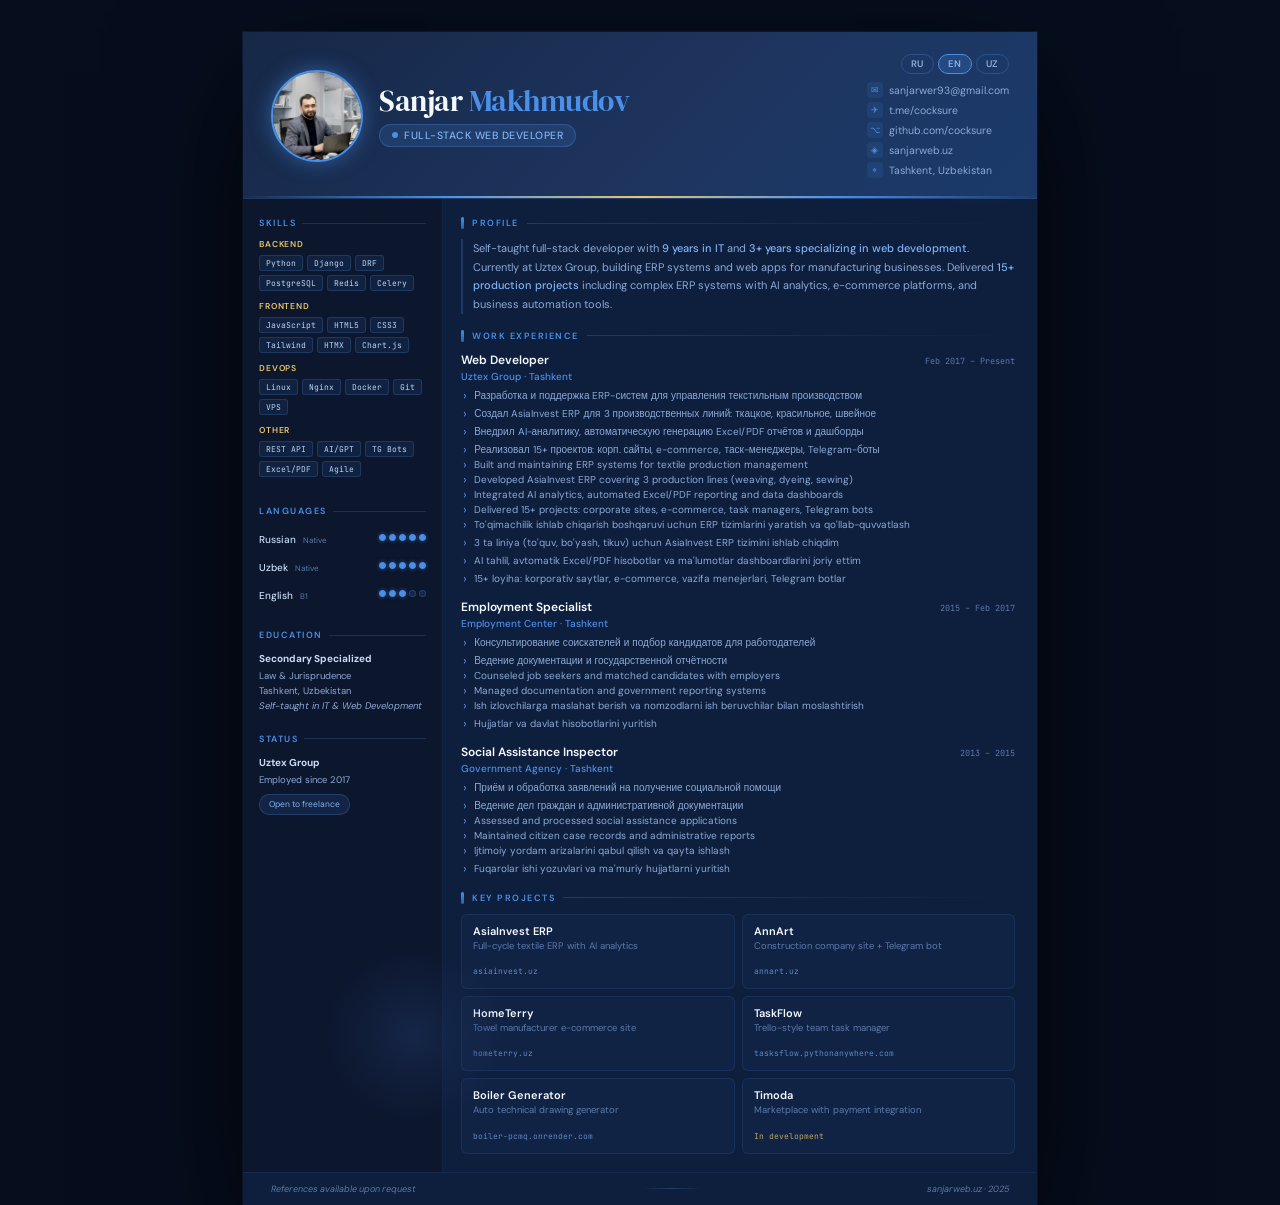
<file: pdf.html>
<!doctype html>
<html lang="en">
  <head>
    <meta charset="UTF-8" />
    <meta name="viewport" content="width=device-width, initial-scale=1.0" />
    <title>Sanjar Makhmudov — Resume</title>
    <link
      href="https://fonts.googleapis.com/css2?family=DM+Sans:wght@300;400;500;600&family=DM+Serif+Display&family=JetBrains+Mono:wght@400;500&display=swap"
      rel="stylesheet"
    />
    <style>
      *,
      *::before,
      *::after {
        box-sizing: border-box;
        margin: 0;
        padding: 0;
      }

      :root {
        --navy: #0e1e3d;
        --navy2: #162847;
        --navy3: #1e3560;
        --blue: #2b5fad;
        --accent: #4a8fe8;
        --sky: #7fb3f5;
        --frost: #b8d4f8;
        --white: #f4f8ff;
        --muted: #8baad6;
        --text: #c8dcf5;
        --dim: #5a7aaa;
        --gold: #e8c56a;
      }

      html,
      body {
        height: 100%;
      }

      body {
        font-family: "DM Sans", sans-serif;
        background: #060e1e;
        display: flex;
        justify-content: center;
        align-items: flex-start;
        min-height: 100vh;
        padding: 32px 16px;
      }

      /* ── Lang visibility ── */
      [data-lang] {
        display: none;
      }
      body.lang-ru [data-lang="ru"] {
        display: revert;
      }
      body.lang-en [data-lang="en"] {
        display: revert;
      }
      body.lang-uz [data-lang="uz"] {
        display: revert;
      }

      /* ── Page ── */
      .page {
        width: 210mm;
        min-height: 297mm;
        background: var(--navy);
        display: grid;
        grid-template-columns: 200px 1fr;
        grid-template-rows: auto 1fr auto;
        position: relative;
        overflow: hidden;
        box-shadow:
          0 40px 120px rgba(0, 0, 0, 0.8),
          0 0 0 1px rgba(74, 143, 232, 0.12);
      }
      .page::before {
        content: "";
        position: absolute;
        top: -60px;
        right: -60px;
        width: 240px;
        height: 240px;
        background: radial-gradient(
          circle,
          rgba(74, 143, 232, 0.18) 0%,
          transparent 70%
        );
        border-radius: 50%;
        pointer-events: none;
      }
      .page::after {
        content: "";
        position: absolute;
        bottom: 80px;
        left: 80px;
        width: 180px;
        height: 180px;
        background: radial-gradient(
          circle,
          rgba(30, 53, 96, 0.5) 0%,
          transparent 70%
        );
        border-radius: 50%;
        pointer-events: none;
      }

      /* ══ HEADER ══ */
      header {
        grid-column: 1 / -1;
        background: linear-gradient(
          135deg,
          var(--navy2) 0%,
          var(--navy3) 60%,
          #1a3a6a 100%
        );
        padding: 22px 28px 20px;
        position: relative;
        border-bottom: 1px solid rgba(74, 143, 232, 0.15);
      }
      header::after {
        content: "";
        position: absolute;
        bottom: 0;
        left: 0;
        right: 0;
        height: 2px;
        background: linear-gradient(
          90deg,
          transparent,
          var(--accent),
          var(--gold),
          var(--accent),
          transparent
        );
      }

      .header-inner {
        display: flex;
        justify-content: space-between;
        align-items: center;
        gap: 20px;
      }

      /* photo */
      .header-left {
        display: flex;
        align-items: center;
        gap: 16px;
      }
      .avatar {
        width: 92px;
        height: 92px;
        border-radius: 50%;
        border: 2.5px solid var(--accent);
        object-fit: cover;
        flex-shrink: 0;
        box-shadow: 0 0 20px rgba(74, 143, 232, 0.5);
      }

      .name-block h1 {
        font-family: "DM Serif Display", serif;
        font-size: 30px;
        font-weight: 400;
        color: var(--white);
        letter-spacing: -0.5px;
        line-height: 1;
      }
      .name-block h1 span {
        color: var(--accent);
      }
      .title-badge {
        display: inline-flex;
        align-items: center;
        gap: 6px;
        margin-top: 8px;
        background: rgba(74, 143, 232, 0.15);
        border: 1px solid rgba(74, 143, 232, 0.3);
        border-radius: 20px;
        padding: 4px 12px;
        font-size: 10.5px;
        font-weight: 500;
        color: var(--sky);
        letter-spacing: 0.5px;
        text-transform: uppercase;
      }
      .title-badge::before {
        content: "";
        width: 6px;
        height: 6px;
        background: var(--accent);
        border-radius: 50%;
        animation: pulse 2s infinite;
      }
      @keyframes pulse {
        0%,
        100% {
          opacity: 1;
          transform: scale(1);
        }
        50% {
          opacity: 0.5;
          transform: scale(0.8);
        }
      }

      /* contacts + lang switcher */
      .header-right {
        display: flex;
        flex-direction: column;
        align-items: flex-end;
        gap: 8px;
      }
      .lang-switcher {
        display: flex;
        gap: 4px;
      }
      .lang-btn {
        font-size: 9.5px;
        font-weight: 600;
        padding: 3px 9px;
        border-radius: 10px;
        border: 1px solid rgba(74, 143, 232, 0.3);
        background: transparent;
        color: var(--muted);
        cursor: pointer;
        letter-spacing: 0.5px;
        transition: all 0.2s;
        font-family: "DM Sans", sans-serif;
      }
      .lang-btn:hover,
      .lang-btn.active {
        background: rgba(74, 143, 232, 0.2);
        border-color: var(--accent);
        color: var(--sky);
      }

      .contacts {
        display: flex;
        flex-direction: column;
        gap: 4px;
      }
      .contact-item {
        display: flex;
        align-items: center;
        gap: 6px;
        font-size: 10.5px;
        color: var(--muted);
        text-decoration: none;
        transition: color 0.2s;
      }
      .contact-item:hover {
        color: var(--sky);
      }
      .contact-item .icon {
        width: 16px;
        height: 16px;
        background: rgba(74, 143, 232, 0.12);
        border-radius: 4px;
        display: flex;
        align-items: center;
        justify-content: center;
        font-size: 9px;
        color: var(--accent);
        flex-shrink: 0;
      }

      /* ══ SIDEBAR ══ */
      aside {
        background: rgba(10, 18, 36, 0.6);
        border-right: 1px solid rgba(74, 143, 232, 0.1);
        padding: 18px 16px;
        display: flex;
        flex-direction: column;
        gap: 18px;
      }
      .side-section-title {
        font-size: 9px;
        font-weight: 600;
        letter-spacing: 1.5px;
        text-transform: uppercase;
        color: var(--accent);
        margin-bottom: 10px;
        display: flex;
        align-items: center;
        gap: 6px;
      }
      .side-section-title::after {
        content: "";
        flex: 1;
        height: 1px;
        background: rgba(74, 143, 232, 0.2);
      }

      .skill-group {
        margin-bottom: 10px;
      }
      .skill-group-label {
        font-size: 8.5px;
        font-weight: 600;
        color: var(--gold);
        margin-bottom: 5px;
        text-transform: uppercase;
        letter-spacing: 0.8px;
      }
      .skill-tags {
        display: flex;
        flex-wrap: wrap;
        gap: 4px;
      }
      .skill-tag {
        font-family: "JetBrains Mono", monospace;
        font-size: 8px;
        background: rgba(74, 143, 232, 0.1);
        border: 1px solid rgba(74, 143, 232, 0.2);
        color: var(--frost);
        border-radius: 3px;
        padding: 2px 6px;
        white-space: nowrap;
      }

      .lang-row {
        display: flex;
        align-items: center;
        justify-content: space-between;
        margin-bottom: 7px;
      }
      .lang-name {
        font-size: 10px;
        color: var(--text);
        font-weight: 500;
      }
      .lang-level {
        font-size: 8px;
        color: var(--dim);
        margin-left: 4px;
      }
      .dots {
        display: flex;
        gap: 3px;
      }
      .dot {
        width: 7px;
        height: 7px;
        border-radius: 50%;
        background: rgba(74, 143, 232, 0.15);
        border: 1px solid rgba(74, 143, 232, 0.25);
      }
      .dot.on {
        background: var(--accent);
        border-color: var(--accent);
        box-shadow: 0 0 4px rgba(74, 143, 232, 0.5);
      }

      .edu-block,
      .status-block {
        font-size: 9.5px;
        color: var(--muted);
        line-height: 1.6;
      }
      .edu-block strong,
      .status-block strong {
        display: block;
        color: var(--text);
        font-size: 10px;
        margin-bottom: 2px;
      }
      .status-badge {
        display: inline-block;
        margin-top: 6px;
        background: rgba(74, 143, 232, 0.12);
        border: 1px solid rgba(74, 143, 232, 0.25);
        border-radius: 10px;
        padding: 3px 9px;
        font-size: 8.5px;
        color: var(--sky);
      }

      /* ══ MAIN ══ */
      main {
        padding: 18px 22px 18px 18px;
        display: flex;
        flex-direction: column;
        gap: 16px;
        overflow: hidden;
      }
      .section-title {
        font-size: 9px;
        font-weight: 600;
        letter-spacing: 1.5px;
        text-transform: uppercase;
        color: var(--accent);
        margin-bottom: 10px;
        display: flex;
        align-items: center;
        gap: 8px;
      }
      .section-title::before {
        content: "";
        width: 3px;
        height: 12px;
        background: linear-gradient(to bottom, var(--accent), var(--blue));
        border-radius: 2px;
        flex-shrink: 0;
      }
      .section-title::after {
        content: "";
        flex: 1;
        height: 1px;
        background: linear-gradient(
          to right,
          rgba(74, 143, 232, 0.25),
          transparent
        );
      }

      .profile-text {
        font-size: 11px;
        color: var(--muted);
        line-height: 1.7;
        border-left: 2px solid rgba(74, 143, 232, 0.25);
        padding-left: 10px;
      }
      .profile-text strong {
        color: var(--sky);
        font-weight: 500;
      }

      .job {
        margin-bottom: 13px;
      }
      .job:last-child {
        margin-bottom: 0;
      }
      .job-header {
        display: flex;
        justify-content: space-between;
        align-items: baseline;
        gap: 8px;
        margin-bottom: 2px;
      }
      .job-title {
        font-size: 12px;
        font-weight: 600;
        color: var(--white);
      }
      .job-period {
        font-family: "JetBrains Mono", monospace;
        font-size: 8.5px;
        color: var(--dim);
        white-space: nowrap;
        flex-shrink: 0;
      }
      .job-company {
        font-size: 10px;
        color: var(--accent);
        margin-bottom: 5px;
        font-weight: 500;
      }
      .job-bullets {
        list-style: none;
        display: flex;
        flex-direction: column;
        gap: 3px;
      }
      .job-bullets li {
        font-size: 10px;
        color: var(--muted);
        padding-left: 13px;
        position: relative;
        line-height: 1.5;
      }
      .job-bullets li::before {
        content: "›";
        position: absolute;
        left: 2px;
        color: var(--accent);
        font-size: 13px;
        line-height: 1.2;
      }

      .projects-grid {
        display: grid;
        grid-template-columns: 1fr 1fr;
        gap: 7px;
      }
      .project-card {
        background: rgba(74, 143, 232, 0.05);
        border: 1px solid rgba(74, 143, 232, 0.12);
        border-radius: 6px;
        padding: 9px 11px;
        position: relative;
        overflow: hidden;
        transition:
          border-color 0.2s,
          background 0.2s;
      }
      .project-card::before {
        content: "";
        position: absolute;
        top: 0;
        left: 0;
        right: 0;
        height: 2px;
        background: linear-gradient(90deg, var(--accent), var(--blue));
        opacity: 0;
        transition: opacity 0.2s;
      }
      .project-card:hover {
        background: rgba(74, 143, 232, 0.09);
        border-color: rgba(74, 143, 232, 0.25);
      }
      .project-card:hover::before {
        opacity: 1;
      }
      .project-name {
        font-size: 11px;
        font-weight: 600;
        color: var(--white);
        margin-bottom: 2px;
      }
      .project-desc {
        font-size: 9.5px;
        color: var(--dim);
        line-height: 1.4;
        margin-bottom: 5px;
      }
      .project-url {
        font-family: "JetBrains Mono", monospace;
        font-size: 8px;
        color: var(--sky);
        text-decoration: none;
        opacity: 0.7;
      }

      /* ══ FOOTER ══ */
      .page-footer {
        grid-column: 1 / -1;
        padding: 10px 28px;
        border-top: 1px solid rgba(74, 143, 232, 0.1);
        display: flex;
        justify-content: space-between;
        align-items: center;
      }
      .footer-note {
        font-size: 9px;
        color: var(--dim);
        font-style: italic;
      }
      .footer-divider {
        height: 1px;
        width: 60px;
        background: linear-gradient(
          to right,
          transparent,
          rgba(74, 143, 232, 0.3),
          transparent
        );
      }

      /* ══ PRINT ══ */
      @page {
        size: A4 portrait;
        margin: 0;
      }
      @media print {
        html,
        body {
          padding: 0;
          margin: 0;
          background: var(--navy);
        }
        .page {
          box-shadow: none;
          width: 210mm;
          height: 297mm;
          overflow: hidden;
        }
        .lang-switcher {
          display: none !important;
        }
        * {
          -webkit-print-color-adjust: exact;
          print-color-adjust: exact;
        }
      }
    </style>
  </head>
  <body class="lang-en">
    <div class="page">
      <!-- ── HEADER ── -->
      <header>
        <div class="header-inner">
          <div class="header-left">
            <img class="avatar" src="images/image.png" alt="Sanjar Makhmudov" />
            <div class="name-block">
              <h1>Sanjar <span>Makhmudov</span></h1>
              <div class="title-badge">
                <span data-lang="ru">Fullstack Веб-Разработчик</span>
                <span data-lang="en">Full-Stack Web Developer</span>
                <span data-lang="uz">Full-Stack Veb-Dasturchi</span>
              </div>
            </div>
          </div>

          <div class="header-right">
            <div class="lang-switcher">
              <button class="lang-btn" data-lang-btn="ru">RU</button>
              <button class="lang-btn active" data-lang-btn="en">EN</button>
              <button class="lang-btn" data-lang-btn="uz">UZ</button>
            </div>
            <div class="contacts">
              <a class="contact-item" href="mailto:sanjarwer93@gmail.com">
                <span class="icon">✉</span> sanjarwer93@gmail.com
              </a>
              <a
                class="contact-item"
                href="https://t.me/cocksure"
                target="_blank"
              >
                <span class="icon">✈</span> t.me/cocksure
              </a>
              <a
                class="contact-item"
                href="https://github.com/cocksure"
                target="_blank"
              >
                <span class="icon">⌥</span> github.com/cocksure
              </a>
              <a
                class="contact-item"
                href="https://sanjarweb.uz"
                target="_blank"
              >
                <span class="icon">◈</span> sanjarweb.uz
              </a>
              <span class="contact-item">
                <span class="icon">⌖</span> Tashkent, Uzbekistan
              </span>
            </div>
          </div>
        </div>
      </header>

      <!-- ── SIDEBAR ── -->
      <aside>
        <div>
          <div class="side-section-title">
            <span data-lang="ru">Навыки</span>
            <span data-lang="en">Skills</span>
            <span data-lang="uz">Ko'nikmalar</span>
          </div>

          <div class="skill-group">
            <div class="skill-group-label">Backend</div>
            <div class="skill-tags">
              <span class="skill-tag">Python</span>
              <span class="skill-tag">Django</span>
              <span class="skill-tag">DRF</span>
              <span class="skill-tag">PostgreSQL</span>
              <span class="skill-tag">Redis</span>
              <span class="skill-tag">Celery</span>
            </div>
          </div>
          <div class="skill-group">
            <div class="skill-group-label">Frontend</div>
            <div class="skill-tags">
              <span class="skill-tag">JavaScript</span>
              <span class="skill-tag">HTML5</span>
              <span class="skill-tag">CSS3</span>
              <span class="skill-tag">Tailwind</span>
              <span class="skill-tag">HTMX</span>
              <span class="skill-tag">Chart.js</span>
            </div>
          </div>
          <div class="skill-group">
            <div class="skill-group-label">DevOps</div>
            <div class="skill-tags">
              <span class="skill-tag">Linux</span>
              <span class="skill-tag">Nginx</span>
              <span class="skill-tag">Docker</span>
              <span class="skill-tag">Git</span>
              <span class="skill-tag">VPS</span>
            </div>
          </div>
          <div class="skill-group">
            <div class="skill-group-label">
              <span data-lang="ru">Другое</span>
              <span data-lang="en">Other</span>
              <span data-lang="uz">Boshqa</span>
            </div>
            <div class="skill-tags">
              <span class="skill-tag">REST API</span>
              <span class="skill-tag">AI/GPT</span>
              <span class="skill-tag">TG Bots</span>
              <span class="skill-tag">Excel/PDF</span>
              <span class="skill-tag">Agile</span>
            </div>
          </div>
        </div>

        <div>
          <div class="side-section-title">
            <span data-lang="ru">Языки</span>
            <span data-lang="en">Languages</span>
            <span data-lang="uz">Tillar</span>
          </div>

          <div class="lang-row">
            <div>
              <span class="lang-name">
                <span data-lang="ru">Русский</span>
                <span data-lang="en">Russian</span>
                <span data-lang="uz">Rus tili</span>
              </span>
              <span class="lang-level">
                <span data-lang="ru">Родной</span>
                <span data-lang="en">Native</span>
                <span data-lang="uz">Ona tili</span>
              </span>
            </div>
            <div class="dots">
              <div class="dot on"></div>
              <div class="dot on"></div>
              <div class="dot on"></div>
              <div class="dot on"></div>
              <div class="dot on"></div>
            </div>
          </div>

          <div class="lang-row">
            <div>
              <span class="lang-name">
                <span data-lang="ru">Узбекский</span>
                <span data-lang="en">Uzbek</span>
                <span data-lang="uz">O'zbek tili</span>
              </span>
              <span class="lang-level">
                <span data-lang="ru">Родной</span>
                <span data-lang="en">Native</span>
                <span data-lang="uz">Ona tili</span>
              </span>
            </div>
            <div class="dots">
              <div class="dot on"></div>
              <div class="dot on"></div>
              <div class="dot on"></div>
              <div class="dot on"></div>
              <div class="dot on"></div>
            </div>
          </div>

          <div class="lang-row">
            <div>
              <span class="lang-name">
                <span data-lang="ru">Английский</span>
                <span data-lang="en">English</span>
                <span data-lang="uz">Ingliz tili</span>
              </span>
              <span class="lang-level">B1</span>
            </div>
            <div class="dots">
              <div class="dot on"></div>
              <div class="dot on"></div>
              <div class="dot on"></div>
              <div class="dot"></div>
              <div class="dot"></div>
            </div>
          </div>
        </div>

        <div>
          <div class="side-section-title">
            <span data-lang="ru">Образование</span>
            <span data-lang="en">Education</span>
            <span data-lang="uz">Ta'lim</span>
          </div>
          <div class="edu-block">
            <span data-lang="ru">
              <strong>Среднее специальное</strong>
              Право и юриспруденция<br />
              Ташкент, Узбекистан<br />
              <em>Самоучка в IT и веб-разработке</em>
            </span>
            <span data-lang="en">
              <strong>Secondary Specialized</strong>
              Law &amp; Jurisprudence<br />
              Tashkent, Uzbekistan<br />
              <em>Self-taught in IT &amp; Web Development</em>
            </span>
            <span data-lang="uz">
              <strong>O'rta maxsus</strong>
              Huquq va yurisdiksiya<br />
              Toshkent, O'zbekiston<br />
              <em>IT va veb-ishlab chiqishda o'z-o'zini o'rgatgan</em>
            </span>
          </div>
        </div>

        <div>
          <div class="side-section-title">
            <span data-lang="ru">Статус</span>
            <span data-lang="en">Status</span>
            <span data-lang="uz">Holat</span>
          </div>
          <div class="status-block">
            <strong>Uztex Group</strong>
            <span data-lang="ru">Работаю с 2017 года</span>
            <span data-lang="en">Employed since 2017</span>
            <span data-lang="uz">2017 yildan ishlayapman</span>
            <div class="status-badge">
              <span data-lang="ru">Открыт к фрилансу</span>
              <span data-lang="en">Open to freelance</span>
              <span data-lang="uz">Frilansg ochiqman</span>
            </div>
          </div>
        </div>
      </aside>

      <!-- ── MAIN ── -->
      <main>
        <!-- Profile -->
        <section>
          <div class="section-title">
            <span data-lang="ru">Профиль</span>
            <span data-lang="en">Profile</span>
            <span data-lang="uz">Profil</span>
          </div>
          <p class="profile-text" data-lang="ru">
            Самоучка full-stack разработчик с <strong>9 годами в IT</strong> и
            <strong>3+ годами специализации в веб-разработке</strong>. Работаю в
            Uztex Group, создаю ERP-системы и веб-приложения для
            производственных предприятий. Реализовано
            <strong>15+ продакшн-проектов</strong>: сложные ERP с AI-аналитикой,
            e-commerce платформы и инструменты автоматизации бизнеса.
          </p>
          <p class="profile-text" data-lang="en">
            Self-taught full-stack developer with
            <strong>9 years in IT</strong> and
            <strong>3+ years specializing in web development</strong>. Currently
            at Uztex Group, building ERP systems and web apps for manufacturing
            businesses. Delivered
            <strong>15+ production projects</strong> including complex ERP
            systems with AI analytics, e-commerce platforms, and business
            automation tools.
          </p>
          <p class="profile-text" data-lang="uz">
            IT sohasida <strong>9 yillik tajriba</strong> va veb-ishlab
            chiqishda <strong>3+ yil ixtisoslashgan</strong> o'z-o'zini
            o'rgatgan full-stack dasturchi. Uztex Group'da ishlab chiqarish
            korxonalari uchun ERP tizimlari va veb-ilovalar yarataman. AI
            tahlilli murakkab ERP tizimlar, e-commerce platformalar va biznes
            avtomatlashtirish vositalarini o'z ichiga olgan
            <strong>15+ ishlab chiqarish loyihasini</strong> amalga oshirdim.
          </p>
        </section>

        <!-- Experience -->
        <section>
          <div class="section-title">
            <span data-lang="ru">Опыт работы</span>
            <span data-lang="en">Work Experience</span>
            <span data-lang="uz">Ish tajribasi</span>
          </div>

          <!-- Job 1 -->
          <div class="job">
            <div class="job-header">
              <span class="job-title">
                <span data-lang="ru">Веб-разработчик</span>
                <span data-lang="en">Web Developer</span>
                <span data-lang="uz">Veb-dasturchi</span>
              </span>
              <span class="job-period">
                <span data-lang="ru">Фев 2017 – н.в.</span>
                <span data-lang="en">Feb 2017 – Present</span>
                <span data-lang="uz">2017 Fev – hozir</span>
              </span>
            </div>
            <div class="job-company">
              Uztex Group ·
              <span data-lang="ru">Ташкент</span>
              <span data-lang="en">Tashkent</span>
              <span data-lang="uz">Toshkent</span>
            </div>
            <ul class="job-bullets" data-lang="ru">
              <li>
                Разработка и поддержка ERP-систем для управления текстильным
                производством
              </li>
              <li>
                Создал AsiaInvest ERP для 3 производственных линий: ткацкое,
                красильное, швейное
              </li>
              <li>
                Внедрил AI-аналитику, автоматическую генерацию Excel/PDF отчётов
                и дашборды
              </li>
              <li>
                Реализовал 15+ проектов: корп. сайты, e-commerce,
                таск-менеджеры, Telegram-боты
              </li>
            </ul>
            <ul class="job-bullets" data-lang="en">
              <li>
                Built and maintaining ERP systems for textile production
                management
              </li>
              <li>
                Developed AsiaInvest ERP covering 3 production lines (weaving,
                dyeing, sewing)
              </li>
              <li>
                Integrated AI analytics, automated Excel/PDF reporting and data
                dashboards
              </li>
              <li>
                Delivered 15+ projects: corporate sites, e-commerce, task
                managers, Telegram bots
              </li>
            </ul>
            <ul class="job-bullets" data-lang="uz">
              <li>
                To'qimachilik ishlab chiqarish boshqaruvi uchun ERP tizimlarini
                yaratish va qo'llab-quvvatlash
              </li>
              <li>
                3 ta liniya (to'quv, bo'yash, tikuv) uchun AsiaInvest ERP
                tizimini ishlab chiqdim
              </li>
              <li>
                AI tahlil, avtomatik Excel/PDF hisobotlar va ma'lumotlar
                dashboardlarini joriy ettim
              </li>
              <li>
                15+ loyiha: korporativ saytlar, e-commerce, vazifa menejerlari,
                Telegram botlar
              </li>
            </ul>
          </div>

          <!-- Job 2 -->
          <div class="job">
            <div class="job-header">
              <span class="job-title">
                <span data-lang="ru">Специалист по трудоустройству</span>
                <span data-lang="en">Employment Specialist</span>
                <span data-lang="uz">Bandlik mutaxassisi</span>
              </span>
              <span class="job-period">
                <span data-lang="ru">2015 – Фев 2017</span>
                <span data-lang="en">2015 – Feb 2017</span>
                <span data-lang="uz">2015 – 2017 Fev</span>
              </span>
            </div>
            <div class="job-company">
              <span data-lang="ru">Центр занятости · Ташкент</span>
              <span data-lang="en">Employment Center · Tashkent</span>
              <span data-lang="uz">Bandlik markazi · Toshkent</span>
            </div>
            <ul class="job-bullets" data-lang="ru">
              <li>
                Консультирование соискателей и подбор кандидатов для
                работодателей
              </li>
              <li>Ведение документации и государственной отчётности</li>
            </ul>
            <ul class="job-bullets" data-lang="en">
              <li>
                Counseled job seekers and matched candidates with employers
              </li>
              <li>Managed documentation and government reporting systems</li>
            </ul>
            <ul class="job-bullets" data-lang="uz">
              <li>
                Ish izlovchilarga maslahat berish va nomzodlarni ish beruvchilar
                bilan moslashtirish
              </li>
              <li>Hujjatlar va davlat hisobotlarini yuritish</li>
            </ul>
          </div>

          <!-- Job 3 -->
          <div class="job">
            <div class="job-header">
              <span class="job-title">
                <span data-lang="ru">Инспектор по соцпомощи</span>
                <span data-lang="en">Social Assistance Inspector</span>
                <span data-lang="uz">Ijtimoiy yordam inspektori</span>
              </span>
              <span class="job-period">2013 – 2015</span>
            </div>
            <div class="job-company">
              <span data-lang="ru">Государственный орган · Ташкент</span>
              <span data-lang="en">Government Agency · Tashkent</span>
              <span data-lang="uz">Davlat idorasi · Toshkent</span>
            </div>
            <ul class="job-bullets" data-lang="ru">
              <li>
                Приём и обработка заявлений на получение социальной помощи
              </li>
              <li>Ведение дел граждан и административной документации</li>
            </ul>
            <ul class="job-bullets" data-lang="en">
              <li>Assessed and processed social assistance applications</li>
              <li>
                Maintained citizen case records and administrative reports
              </li>
            </ul>
            <ul class="job-bullets" data-lang="uz">
              <li>Ijtimoiy yordam arizalarini qabul qilish va qayta ishlash</li>
              <li>Fuqarolar ishi yozuvlari va ma'muriy hujjatlarni yuritish</li>
            </ul>
          </div>
        </section>

        <!-- Projects -->
        <section>
          <div class="section-title">
            <span data-lang="ru">Ключевые проекты</span>
            <span data-lang="en">Key Projects</span>
            <span data-lang="uz">Asosiy loyihalar</span>
          </div>
          <div class="projects-grid">
            <div class="project-card">
              <div class="project-name">AsiaInvest ERP</div>
              <div class="project-desc">
                <span data-lang="ru"
                  >Полный цикл текстильного ERP с AI-аналитикой</span
                >
                <span data-lang="en"
                  >Full-cycle textile ERP with AI analytics</span
                >
                <span data-lang="uz"
                  >AI tahlilli to'liq tsikl to'qimachilik ERP</span
                >
              </div>
              <a
                class="project-url"
                href="https://asiainvest.uz"
                target="_blank"
                >asiainvest.uz</a
              >
            </div>

            <div class="project-card">
              <div class="project-name">AnnArt</div>
              <div class="project-desc">
                <span data-lang="ru"
                  >Сайт строительной компании + Telegram-бот</span
                >
                <span data-lang="en"
                  >Construction company site + Telegram bot</span
                >
                <span data-lang="uz"
                  >Qurilish kompaniyasi sayti + Telegram bot</span
                >
              </div>
              <a class="project-url" href="https://annart.uz" target="_blank"
                >annart.uz</a
              >
            </div>

            <div class="project-card">
              <div class="project-name">HomeTerry</div>
              <div class="project-desc">
                <span data-lang="ru"
                  >E-commerce сайт производителя полотенец</span
                >
                <span data-lang="en">Towel manufacturer e-commerce site</span>
                <span data-lang="uz"
                  >Sochiq ishlab chiqaruvchining e-commerce sayti</span
                >
              </div>
              <a class="project-url" href="https://hometerry.uz" target="_blank"
                >hometerry.uz</a
              >
            </div>

            <div class="project-card">
              <div class="project-name">TaskFlow</div>
              <div class="project-desc">
                <span data-lang="ru"
                  >Таск-менеджер в стиле Trello для команд</span
                >
                <span data-lang="en">Trello-style team task manager</span>
                <span data-lang="uz"
                  >Trello uslubidagi jamoa vazifa menejeri</span
                >
              </div>
              <a
                class="project-url"
                href="https://tasksflow.pythonanywhere.com"
                target="_blank"
                >tasksflow.pythonanywhere.com</a
              >
            </div>

            <div class="project-card">
              <div class="project-name">Boiler Generator</div>
              <div class="project-desc">
                <span data-lang="ru">Автогенератор технических чертежей</span>
                <span data-lang="en">Auto technical drawing generator</span>
                <span data-lang="uz">Avtomatik texnik chizma generatori</span>
              </div>
              <a
                class="project-url"
                href="https://boiler-pcmq.onrender.com"
                target="_blank"
                >boiler-pcmq.onrender.com</a
              >
            </div>

            <div class="project-card">
              <div class="project-name">Timoda</div>
              <div class="project-desc">
                <span data-lang="ru">Маркетплейс с интеграцией платежей</span>
                <span data-lang="en">Marketplace with payment integration</span>
                <span data-lang="uz">To'lov integratsiyali marketplace</span>
              </div>
              <span
                class="project-url"
                style="color: var(--gold); opacity: 0.8"
              >
                <span data-lang="ru">В разработке</span>
                <span data-lang="en">In development</span>
                <span data-lang="uz">Ishlab chiqilmoqda</span>
              </span>
            </div>
          </div>
        </section>
      </main>

      <!-- ── FOOTER ── -->
      <footer class="page-footer">
        <span class="footer-note">
          <span data-lang="ru">Рекомендации предоставляются по запросу</span>
          <span data-lang="en">References available upon request</span>
          <span data-lang="uz">Tavsiyalar so'rov bo'yicha taqdim etiladi</span>
        </span>
        <div class="footer-divider"></div>
        <span class="footer-note">sanjarweb.uz · 2025</span>
      </footer>
    </div>

    <script>
      const btns = document.querySelectorAll(".lang-btn");
      const saved =
        localStorage.getItem("resumeLang") ||
        localStorage.getItem("selectedLang") ||
        "en";

      function setLang(lang) {
        document.body.className = "lang-" + lang;
        btns.forEach((b) =>
          b.classList.toggle("active", b.dataset.langBtn === lang),
        );
        localStorage.setItem("resumeLang", lang);
      }

      setLang(saved);

      btns.forEach((btn) => {
        btn.addEventListener("click", () => setLang(btn.dataset.langBtn));
      });
    </script>
  </body>
</html>
</file>
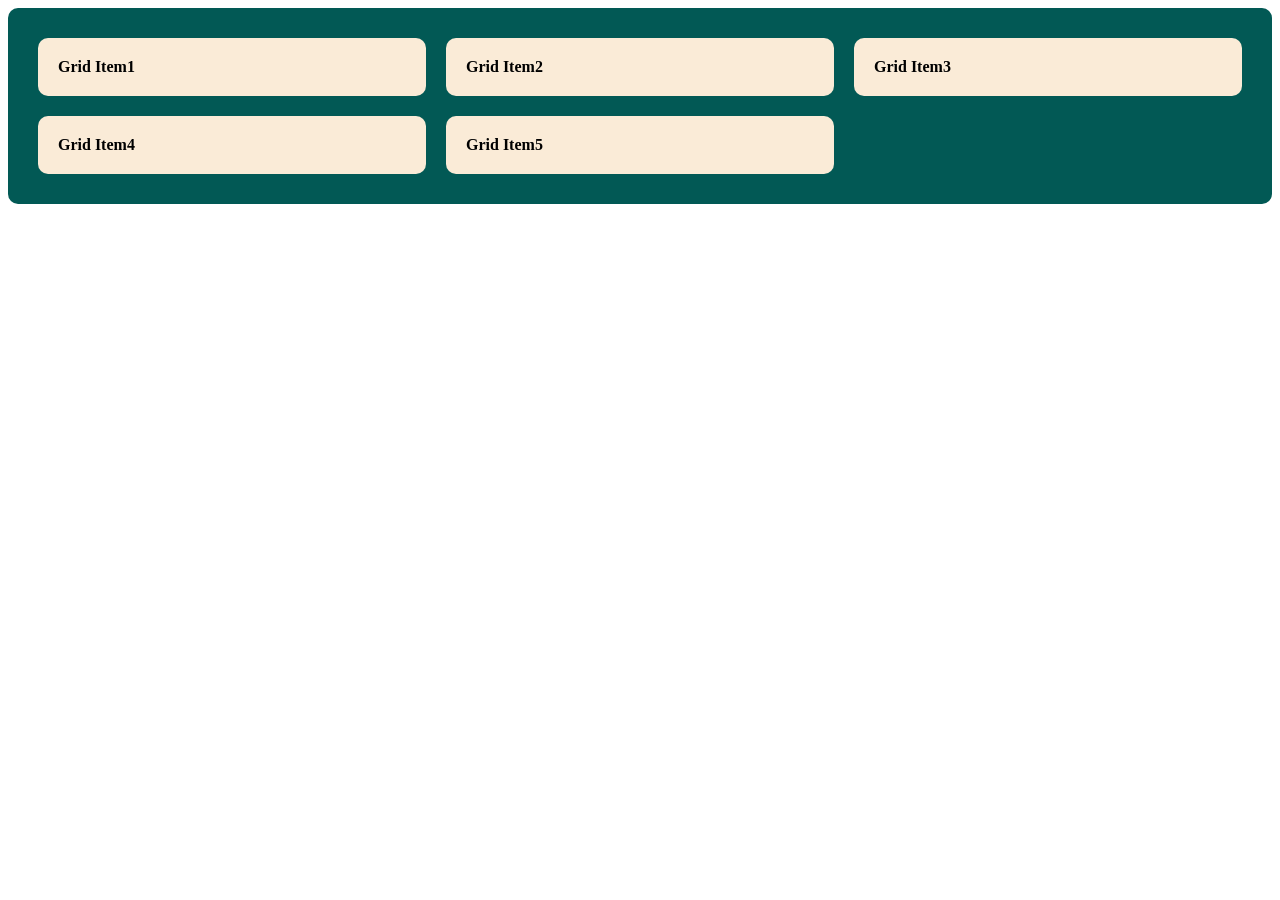
<file: Portfolio/css/grid.html>
<!DOCTYPE html>

<html>
    <head>
        <title>Grid</title>
        <style>
            .grid-container {
                display: grid;
                grid-template-columns: auto auto auto;
                padding: 20px;
                background-color: #025955;
                border-radius: 10px;

            }

            .grid-item {
                padding: 20px;
                background-color: antiquewhite;
                font-weight: bold;
                margin: 10px;
                border-radius: 10px;                
            }
            
        </style>

        
    </head>
    <body>
        <div class="grid-container">
            <div class="grid-item">Grid Item1</div>
            <div class="grid-item">Grid Item2</div>
            <div class="grid-item">Grid Item3</div>
            <div class="grid-item">Grid Item4</div>
            <div class="grid-item">Grid Item5</div>
           
        </div>
    </body>
</html>
</file>
<file: style.css>
* {
  margin: 0;
  padding: 0;
  box-sizing: border-box;
}

:root {
  --primary: #6366f1;
  --primary-dark: #4f46e5;
  --secondary: #8b5cf6;
  --accent: #06b6d4;
  --electric: #a3e635;
  --ember: #f97316;
  --dark: #0f172a;
  --dark-light: #1e293b;
  --gray: #64748b;
  --light: #f8fafc;
  --white: #ffffff;
  --bg-main: #0f172a;
  --bg-secondary: #1e293b;
  --text-primary: #f8fafc;
  --text-secondary: #64748b;
  --border-color: rgba(99, 102, 241, 0.2);
  --card-bg: #1e293b;

  --transition-smooth: cubic-bezier(0.4, 0, 0.2, 1);
  --transition-duration: 0.3s;
}

/* Targeted transitions — только для интерактивных элементов */
a, button, .btn, .lang-btn, .theme-toggle,
.project-card, .service-card, .skill-category, .contact-card, .stat-card,
.skill-tag, .feature-tag, .project-tag, .project-link, .social-link,
.scroll-top, .nav-links a, .logo {
  transition: color var(--transition-duration) var(--transition-smooth),
    background-color var(--transition-duration) var(--transition-smooth),
    border-color var(--transition-duration) var(--transition-smooth),
    transform var(--transition-duration) var(--transition-smooth),
    opacity var(--transition-duration) var(--transition-smooth);
}

body {
  font-family: "Inter", -apple-system, BlinkMacSystemFont, "Segoe UI",
    sans-serif;
  background: var(--bg-main);
  color: var(--text-primary);
  line-height: 1.6;
  overflow-x: hidden;
  transition: background 0.3s ease, color 0.3s ease;
}

body.hero-intro-done .hero-text h1,
body.hero-intro-done .hero-kicker,
body.hero-intro-done .hero-text .subtitle,
body.hero-intro-done .hero-text .profession,
body.hero-intro-done .cta-buttons,
body.hero-intro-done .hero-metrics,
body.hero-intro-done .hero-image {
  animation: none !important;
  opacity: 1 !important;
  transform: none !important;
}

/* Animated Background */
.bg-animation {
  position: fixed;
  top: 0;
  left: 0;
  width: 100%;
  height: 100%;
  z-index: -1;
  background: var(--bg-main);
  transition: background 0.3s ease;
}

.bg-animation::before {
  content: "";
  position: absolute;
  width: 200%;
  height: 200%;
  background: radial-gradient(
    circle,
    rgba(99, 102, 241, 0.1) 1px,
    transparent 1px
  );
  background-size: 50px 50px;
  animation: moveBackground 20s linear infinite;
  opacity: 1;
}

/* Floating particles */
.particle {
  position: fixed;
  border-radius: 50%;
  pointer-events: none;
  z-index: 0;
  opacity: 0.6;
  animation: float 20s infinite;
}

.particle:nth-child(1) {
  width: 80px;
  height: 80px;
  background: radial-gradient(circle, rgba(99, 102, 241, 0.3), transparent);
  top: 20%;
  left: 10%;
  animation-delay: 0s;
}

.particle:nth-child(2) {
  width: 120px;
  height: 120px;
  background: radial-gradient(circle, rgba(139, 92, 246, 0.2), transparent);
  top: 60%;
  right: 15%;
  animation-delay: 5s;
}

.particle:nth-child(3) {
  width: 100px;
  height: 100px;
  background: radial-gradient(circle, rgba(6, 182, 212, 0.25), transparent);
  bottom: 20%;
  left: 20%;
  animation-delay: 10s;
}

@keyframes float {
  0%,
  100% {
    transform: translate(0, 0) scale(1);
  }
  25% {
    transform: translate(50px, -50px) scale(1.1);
  }
  50% {
    transform: translate(-30px, 30px) scale(0.9);
  }
  75% {
    transform: translate(40px, 20px) scale(1.05);
  }
}

@keyframes moveBackground {
  0% {
    transform: translate(0, 0);
  }
  100% {
    transform: translate(50px, 50px);
  }
}

/* Navigation */
nav {
  position: fixed;
  top: 0;
  width: 100%;
  padding: 1.5rem 5%;
  background: rgba(15, 23, 42, 0.95);
  backdrop-filter: none;
  z-index: 1000;
  transition: all 0.3s ease;
  border-bottom: 1px solid var(--border-color);
}

nav.scrolled {
  padding: 1rem 5%;
  box-shadow: 0 4px 20px rgba(0, 0, 0, 0.1);
}

.nav-container {
  max-width: 1400px;
  margin: 0 auto;
  display: flex;
  justify-content: space-between;
  align-items: center;
}

.logo {
  font-size: 1.5rem;
  font-weight: 700;
  background: linear-gradient(135deg, var(--primary), var(--accent));
  -webkit-background-clip: text;
  -webkit-text-fill-color: transparent;
  background-clip: text;
  animation: pulse 2s ease-in-out infinite;
}

@keyframes pulse {
  0%,
  100% {
    opacity: 1;
  }
  50% {
    opacity: 0.8;
  }
}

.nav-links {
  display: flex;
  gap: 2rem;
  list-style: none;
  align-items: center;
}

.nav-links a {
  color: var(--text-primary);
  text-decoration: none;
  font-weight: 500;
  position: relative;
  transition: color 0.3s ease;
}

.nav-links a::after {
  content: "";
  position: absolute;
  bottom: -5px;
  left: 0;
  width: 0;
  height: 2px;
  background: linear-gradient(90deg, var(--primary), var(--accent));
  transition: width 0.3s ease;
}

.nav-links a:hover {
  color: var(--accent);
}

.nav-links a:hover::after {
  width: 100%;
}

/* Language Switcher */
.lang-switcher {
  display: flex;
  gap: 0.5rem;
  align-items: center;
  background: var(--card-bg);
  padding: 0.4rem;
  border-radius: 25px;
  border: 1px solid var(--border-color);
}

.lang-btn {
  padding: 0.4rem 0.8rem;
  background: transparent;
  border: none;
  color: var(--text-secondary);
  cursor: pointer;
  border-radius: 20px;
  font-weight: 600;
  font-size: 0.9rem;
  transition: all 0.3s ease;
}

.lang-btn.active {
  background: linear-gradient(135deg, var(--primary), var(--accent));
  color: white;
}

.lang-btn:hover:not(.active) {
  color: var(--primary);
}

/* Theme Toggle */
.theme-toggle {
  width: 50px;
  height: 26px;
  background: var(--card-bg);
  border: 2px solid var(--border-color);
  border-radius: 50px;
  position: relative;
  cursor: pointer;
  transition: all 0.3s ease;
}

.theme-toggle:hover {
  border-color: var(--primary);
}

.theme-toggle-slider {
  position: absolute;
  top: 2px;
  left: 2px;
  width: 18px;
  height: 18px;
  background: linear-gradient(135deg, var(--primary), var(--accent));
  border-radius: 50%;
  transition: transform 0.3s ease;
  display: flex;
  align-items: center;
  justify-content: center;
  font-size: 10px;
}

/* Mobile Menu */
/* ========== ИСПРАВЛЕННОЕ МЕНЮ ========== */
.mobile-menu-btn {
  display: none;
  width: 30px;
  height: 30px;
  position: relative;
  z-index: 1001;
  background: none;
  border: none;
  cursor: pointer;
  padding: 0;
}

.mobile-menu-btn span {
  position: absolute;
  width: 100%;
  height: 3px;
  background: var(--text-primary);
  border-radius: 3px;
  transition: all 0.3s ease;
}

.mobile-menu-btn span:nth-child(1) {
  top: 20%;
}

.mobile-menu-btn span:nth-child(2) {
  top: 50%;
  transform: translateY(-50%);
}

.mobile-menu-btn span:nth-child(3) {
  bottom: 20%;
}

/* Анимация при открытии */
.mobile-menu-btn.active span:nth-child(1) {
  top: 50%;
  transform: translateY(-50%) rotate(45deg);
  background: var(--primary);
}

.mobile-menu-btn.active span:nth-child(2) {
  opacity: 0;
}

.mobile-menu-btn.active span:nth-child(3) {
  bottom: 50%;
  transform: translateY(50%) rotate(-45deg);
  background: var(--primary);
}

/* Затемнение фона при открытом меню */
.nav-links::before {
  content: "";
  position: fixed;
  top: 0;
  left: 0;
  width: 100%;
  height: 100%;
  background: rgba(0, 0, 0, 0.5);
  opacity: 0;
  visibility: hidden;
  transition: all 0.3s ease;
  z-index: -1;
}

.nav-links.active::before {
  opacity: 1;
  visibility: visible;
}

/* Плавная анимация для пунктов меню — только на мобильных */
@media (max-width: 968px) {
  .nav-links li {
    opacity: 0;
    transform: translateX(20px);
    transition: opacity 0.3s ease, transform 0.3s ease;
  }

  .nav-links.active li {
    opacity: 1;
    transform: translateX(0);
  }
}

.nav-links.active li:nth-child(1) {
  transition-delay: 0.1s;
}
.nav-links.active li:nth-child(2) {
  transition-delay: 0.15s;
}
.nav-links.active li:nth-child(3) {
  transition-delay: 0.2s;
}
.nav-links.active li:nth-child(4) {
  transition-delay: 0.25s;
}
.nav-links.active li:nth-child(5) {
  transition-delay: 0.3s;
}
.nav-links.active li:nth-child(6) {
  transition-delay: 0.35s;
}
.nav-links.active li:nth-child(7) {
  transition-delay: 0.4s;
}
.nav-links.active li:nth-child(8) {
  transition-delay: 0.45s;
}

/* Hero Section - Fixed z-index */
.hero {
  max-width: none;
  min-height: 100vh;
  display: flex;
  align-items: center;
  padding: 0 5%;
  margin: 0;
  position: relative;
  z-index: 1;
  overflow: clip;
  isolation: isolate;
}

.hero::before {
  content: "";
  position: absolute;
  inset: 12% -10% auto;
  height: 65%;
  background:
    radial-gradient(circle at 22% 35%, rgba(163, 230, 53, 0.16), transparent 24%),
    radial-gradient(circle at 82% 20%, rgba(249, 115, 22, 0.13), transparent 22%),
    linear-gradient(110deg, transparent 8%, rgba(6, 182, 212, 0.08), transparent 58%);
  filter: blur(18px);
  pointer-events: none;
  z-index: -1;
}

.hero-visualizer {
  position: absolute;
  inset: 0;
  width: 100%;
  height: 100%;
  pointer-events: none;
  z-index: 0;
  opacity: 0.92;
}

.hero-content {
  max-width: 1400px;
  margin: 0 auto;
  width: 100%;
  display: grid;
  grid-template-columns: 1fr 1fr;
  gap: 4rem;
  align-items: center;
  position: relative;
  z-index: 2;
}

.hero-text {
  position: relative;
  z-index: 2;
}

.hero-kicker {
  display: inline-flex;
  align-items: center;
  gap: 0.65rem;
  margin-bottom: 1.35rem;
  color: var(--electric);
  font-size: 0.82rem;
  font-weight: 800;
  letter-spacing: 0;
  text-transform: uppercase;
}

.hero-kicker::before {
  content: "";
  width: 0.7rem;
  height: 0.7rem;
  border: 2px solid currentColor;
  border-radius: 50%;
  box-shadow: 0 0 18px rgba(163, 230, 53, 0.75);
}

.hero-text h1 {
  font-size: clamp(2.5rem, 8vw, 5rem);
  font-weight: 800;
  margin-bottom: 1rem;
  background: linear-gradient(135deg, var(--text-primary), var(--accent));
  -webkit-background-clip: text;
  -webkit-text-fill-color: transparent;
  background-clip: text;
  animation: fadeInUp 1s ease;
}

.hero-text .subtitle {
  font-size: clamp(1.2rem, 3vw, 2rem);
  color: var(--text-secondary);
  margin-bottom: 2rem;
  animation: fadeInUp 1s ease 0.2s backwards;
}

.hero-text .profession {
  font-size: clamp(1rem, 2vw, 1.3rem);
  color: var(--primary);
  font-weight: 600;
  margin-bottom: 2.5rem;
  animation: fadeInUp 1s ease 0.4s backwards;
  display: inline-flex;
  align-items: center;
  min-width: 10.5em;
  min-height: 1.6em;
  line-height: 1.6;
  position: relative;
}

.profession::after {
  content: "";
  position: absolute;
  bottom: -5px;
  left: 0;
  width: 100%;
  height: 3px;
  background: linear-gradient(90deg, var(--primary), var(--accent));
  animation: expandWidth 1s ease 0.6s backwards;
}

@keyframes expandWidth {
  from {
    width: 0;
  }
  to {
    width: 100%;
  }
}

.cta-buttons {
  display: flex;
  gap: 1.5rem;
  flex-wrap: wrap;
  animation: fadeInUp 1s ease 0.6s backwards;
}

.hero-metrics {
  display: flex;
  flex-wrap: wrap;
  gap: 0.85rem;
  margin-top: 2.25rem;
  animation: fadeInUp 1s ease 0.8s backwards;
}

.hero-metrics div {
  min-width: 116px;
  padding: 0.9rem 1rem;
  border: 1px solid rgba(148, 163, 184, 0.22);
  background: rgba(15, 23, 42, 0.42);
  border-radius: 8px;
  backdrop-filter: none;
}

.hero-metrics strong,
.hero-metrics span {
  display: block;
}

.hero-metrics strong {
  color: var(--text-primary);
  font-size: 1.25rem;
  line-height: 1.1;
}

.hero-metrics span {
  margin-top: 0.2rem;
  color: var(--text-secondary);
  font-size: 0.82rem;
}

.btn {
  padding: 1rem 2.5rem;
  font-size: 1.1rem;
  font-weight: 600;
  border: none;
  border-radius: 50px;
  cursor: pointer;
  transition: all 0.3s ease;
  text-decoration: none;
  display: inline-flex;
  align-items: center;
  gap: 0.5rem;
  position: relative;
  overflow: hidden;
  z-index: 1;
}

.btn::before {
  content: "";
  position: absolute;
  top: 50%;
  left: 50%;
  width: 0;
  height: 0;
  border-radius: 50%;
  background: rgba(255, 255, 255, 0.2);
  transform: translate(-50%, -50%);
  transition: width 0.6s ease, height 0.6s ease;
  z-index: -1;
}

.btn:hover::before {
  width: 300px;
  height: 300px;
}

.btn span {
  position: relative;
  z-index: 1;
}

.btn-primary {
  background: linear-gradient(135deg, var(--primary), var(--secondary));
  color: var(--white);
  box-shadow: 0 10px 30px rgba(99, 102, 241, 0.3);
}

.btn-primary:hover {
  transform: translateY(-3px);
  box-shadow: 0 15px 40px rgba(99, 102, 241, 0.4);
}

.btn-secondary {
  background: transparent;
  color: var(--text-primary);
  border: 2px solid var(--primary);
}

.btn-secondary:hover {
  background: var(--primary);
  color: white;
  transform: translateY(-3px);
}

.btn-download {
  background: linear-gradient(135deg, var(--accent), var(--secondary));
  color: var(--white);
  box-shadow: 0 10px 30px rgba(6, 182, 212, 0.3);
}

.btn-download:hover {
  transform: translateY(-3px);
  box-shadow: 0 15px 40px rgba(6, 182, 212, 0.4);
}

@keyframes fadeInUp {
  from {
    opacity: 0;
    transform: translateY(30px);
  }
  to {
    opacity: 1;
    transform: translateY(0);
  }
}

/* Hero Image */
.hero-image {
  display: flex;
  justify-content: center;
  align-items: center;
  animation: fadeInRight 1s ease 0.4s backwards;
  position: relative;
  z-index: 2;
}

@keyframes fadeInRight {
  from {
    opacity: 0;
    transform: translateX(50px);
  }
  to {
    opacity: 1;
    transform: translateX(0);
  }
}

.profile-container {
  position: relative;
  width: 400px;
  height: 400px;
  transform-style: preserve-3d;
  -webkit-transform-style: preserve-3d;
}

.profile-image {
  width: 100%;
  height: 100%;
  border-radius: 30% 70% 70% 30% / 30% 30% 70% 70%;
  background: linear-gradient(135deg, var(--primary), var(--secondary));
  display: flex;
  align-items: center;
  justify-content: center;
  font-size: 8rem;
  animation: morphing 8s ease-in-out infinite;
  position: relative;
  overflow: hidden;
  box-shadow: 0 20px 60px rgba(99, 102, 241, 0.4);
}

.profile-image img {
  width: 100%;
  height: 100%;
  object-fit: cover;
}

.orbit-ring {
  position: absolute;
  inset: -14%;
  border: 1px solid rgba(163, 230, 53, 0.32);
  border-radius: 50%;
  transform: rotateX(68deg) rotateY(0deg) rotateZ(0deg);
  animation: orbitSpinOne 16s linear infinite;
  pointer-events: none;
  will-change: transform;
}

.orbit-ring::before {
  content: "";
  position: absolute;
  top: 50%;
  left: -5px;
  width: 10px;
  height: 10px;
  border-radius: 50%;
  background: var(--electric);
  box-shadow: 0 0 22px rgba(163, 230, 53, 0.9);
}

.orbit-ring-two {
  inset: -23%;
  border-color: rgba(249, 115, 22, 0.28);
  transform: rotateX(60deg) rotateY(18deg) rotateZ(0deg);
  animation: orbitSpinTwo 22s linear infinite reverse;
}

.orbit-ring-two::before {
  background: var(--ember);
  box-shadow: 0 0 22px rgba(249, 115, 22, 0.85);
}

@keyframes orbitSpinOne {
  to {
    transform: rotateX(68deg) rotateY(0deg) rotateZ(360deg);
  }
}

@keyframes orbitSpinTwo {
  to {
    transform: rotateX(60deg) rotateY(18deg) rotateZ(360deg);
  }
}

.scroll-explore {
  position: absolute;
  left: 50%;
  bottom: 2rem;
  z-index: 3;
  color: var(--text-secondary);
  text-decoration: none;
  font-size: 0.78rem;
  font-weight: 700;
  text-transform: uppercase;
  letter-spacing: 0;
  transform: translateX(-50%);
  display: inline-flex;
  flex-direction: column;
  align-items: center;
  gap: 0.65rem;
}

.scroll-explore::after {
  content: "";
  width: 1px;
  height: 44px;
  background: linear-gradient(to bottom, var(--electric), transparent);
  animation: scrollPulse 1.6s ease-in-out infinite;
}

@keyframes scrollPulse {
  0%,
  100% {
    opacity: 0.35;
    transform: scaleY(0.65);
  }
  50% {
    opacity: 1;
    transform: scaleY(1);
  }
}

@keyframes morphing {
  0%,
  100% {
    border-radius: 30% 70% 70% 30% / 30% 30% 70% 70%;
  }
  25% {
    border-radius: 58% 42% 75% 25% / 76% 46% 54% 24%;
  }
  50% {
    border-radius: 50% 50% 33% 67% / 55% 27% 73% 45%;
  }
  75% {
    border-radius: 33% 67% 58% 42% / 63% 68% 32% 37%;
  }
}

.profile-decoration {
  position: absolute;
  border: 3px solid var(--primary);
  border-radius: 30% 70% 70% 30% / 30% 30% 70% 70%;
  animation: rotateDecoration 10s linear infinite;
}

.profile-decoration.decoration-one {
  width: 420px;
  height: 420px;
  top: -10px;
  left: -10px;
  opacity: 0.5;
}

.profile-decoration.decoration-two {
  width: 440px;
  height: 440px;
  top: -20px;
  left: -20px;
  opacity: 0.3;
  animation-delay: -5s;
}

@keyframes rotateDecoration {
  0%,
  100% {
    transform: rotate(0deg);
    border-radius: 30% 70% 70% 30% / 30% 30% 70% 70%;
  }
  50% {
    transform: rotate(180deg);
    border-radius: 70% 30% 30% 70% / 70% 70% 30% 30%;
  }
}

/* Section Styles */
section {
  padding: 6rem 5%;
  max-width: 1400px;
  margin: 0 auto;
  position: relative;
  z-index: 2;
}

.section-title {
  font-size: clamp(2rem, 5vw, 3rem);
  font-weight: 700;
  margin-bottom: 3rem;
  text-align: center;
  position: relative;
  color: var(--text-primary);
}

.section-title::after {
  content: "";
  position: absolute;
  bottom: -15px;
  left: 50%;
  transform: translateX(-50%);
  width: 80px;
  height: 4px;
  background: linear-gradient(90deg, var(--primary), var(--accent));
  border-radius: 2px;
}

/* About Section */
.about-content {
  display: grid;
  grid-template-columns: 1fr 1fr;
  gap: 4rem;
  align-items: center;
}

.about-text {
  font-size: 1.1rem;
  line-height: 1.8;
  color: var(--text-secondary);
}

.about-text p {
  margin-bottom: 1.5rem;
  animation: fadeIn 0.6s ease;
}

@keyframes fadeIn {
  from {
    opacity: 0;
  }
  to {
    opacity: 1;
  }
}

.about-stats {
  display: grid;
  grid-template-columns: repeat(2, 1fr);
  gap: 2rem;
}

.stat-card {
  background: var(--card-bg);
  padding: 2rem;
  border-radius: 20px;
  text-align: center;
  border: 1px solid var(--border-color);
  transition: all 0.3s ease;
  position: relative;
  overflow: hidden;
}

.stat-card::before {
  content: "";
  position: absolute;
  top: -50%;
  left: -50%;
  width: 200%;
  height: 200%;
  background: radial-gradient(circle, rgba(99, 102, 241, 0.1), transparent);
  opacity: 0;
  transition: opacity 0.3s ease;
}

.stat-card:hover::before {
  opacity: 1;
  animation: rotate 3s linear infinite;
}

@keyframes rotate {
  0% {
    transform: rotate(0deg);
  }
  100% {
    transform: rotate(360deg);
  }
}

.stat-card:hover {
  transform: translateY(-5px) scale(1.02);
  border-color: var(--primary);
  box-shadow: 0 10px 30px rgba(99, 102, 241, 0.2);
}

.stat-number {
  font-size: 2.5rem;
  font-weight: 700;
  background: linear-gradient(135deg, var(--primary), var(--accent));
  -webkit-background-clip: text;
  -webkit-text-fill-color: transparent;
  background-clip: text;
  position: relative;
  z-index: 1;
}

.stat-label {
  color: var(--text-secondary);
  font-size: 1rem;
  margin-top: 0.5rem;
  position: relative;
  z-index: 1;
}

/* Skills Section */
.skills-grid {
  display: grid;
  grid-template-columns: repeat(auto-fit, minmax(250px, 1fr));
  gap: 2rem;
  margin-top: 3rem;
}

.skill-category {
  background: var(--card-bg);
  padding: 2.5rem;
  border-radius: 20px;
  border: 1px solid var(--border-color);
  transition: all 0.3s ease;
  position: relative;
  overflow: hidden;
}

.skill-category::before {
  content: "";
  position: absolute;
  top: 0;
  left: -100%;
  width: 100%;
  height: 100%;
  background: linear-gradient(
    90deg,
    transparent,
    rgba(99, 102, 241, 0.1),
    transparent
  );
  transition: left 0.5s ease;
}

.skill-category:hover::before {
  left: 100%;
}

.skill-category:hover {
  transform: translateY(-10px);
  border-color: var(--primary);
  box-shadow: 0 15px 40px rgba(99, 102, 241, 0.3);
}

.skill-category h3 {
  font-size: 1.5rem;
  margin-bottom: 1.5rem;
  color: var(--accent);
  position: relative;
  z-index: 1;
}

.skill-list {
  display: flex;
  flex-wrap: wrap;
  gap: 1rem;
  position: relative;
  z-index: 1;
}

.skill-tag {
  background: rgba(99, 102, 241, 0.1);
  color: var(--text-primary);
  padding: 0.5rem 1rem;
  border-radius: 25px;
  font-size: 0.9rem;
  border: 1px solid rgba(99, 102, 241, 0.3);
  transition: all 0.3s ease;
  cursor: pointer;
}

.skill-tag:hover {
  background: var(--primary);
  color: white;
  transform: scale(1.05) translateY(-2px);
  box-shadow: 0 5px 15px rgba(99, 102, 241, 0.4);
}

/* Services Section */
.services-grid {
  display: grid;
  grid-template-columns: repeat(auto-fit, minmax(320px, 1fr));
  gap: 2.5rem;
  margin-top: 3rem;
}

.service-card {
  background: var(--card-bg);
  padding: 2.5rem;
  border-radius: 20px;
  border: 1px solid var(--border-color);
  transition: all 0.3s ease;
  position: relative;
  overflow: hidden;
}

.service-card::before {
  content: "";
  position: absolute;
  top: 0;
  left: -100%;
  width: 100%;
  height: 100%;
  background: linear-gradient(
    90deg,
    transparent,
    rgba(99, 102, 241, 0.1),
    transparent
  );
  transition: left 0.5s ease;
}

.service-card:hover::before {
  left: 100%;
}

.service-card:hover {
  transform: translateY(-10px);
  border-color: var(--primary);
  box-shadow: 0 15px 40px rgba(99, 102, 241, 0.3);
}

.service-icon {
  font-size: 3.5rem;
  margin-bottom: 1.5rem;
  display: inline-block;
  animation: float 3s ease-in-out infinite;
}

@keyframes float {
  0%,
  100% {
    transform: translateY(0);
  }
  50% {
    transform: translateY(-10px);
  }
}

.service-card h3 {
  font-size: 1.5rem;
  margin-bottom: 1rem;
  color: var(--text-primary);
  position: relative;
  z-index: 1;
}

.service-card p {
  color: var(--text-secondary);
  line-height: 1.8;
  margin-bottom: 1.5rem;
  position: relative;
  z-index: 1;
}

.service-features {
  display: flex;
  flex-wrap: wrap;
  gap: 0.8rem;
  position: relative;
  z-index: 1;
}

.feature-tag {
  background: rgba(99, 102, 241, 0.1);
  color: var(--text-primary);
  padding: 0.5rem 1rem;
  border-radius: 20px;
  font-size: 0.9rem;
  border: 1px solid rgba(99, 102, 241, 0.3);
  transition: all 0.3s ease;
}

.feature-tag:hover {
  background: var(--primary);
  color: white;
  transform: translateY(-2px);
  box-shadow: 0 5px 15px rgba(99, 102, 241, 0.4);
}

/* Светлая тема для Services */
[data-theme="light"] .service-card {
  background: #ffffff;
  box-shadow: 0 2px 8px rgba(0, 0, 0, 0.05);
}

[data-theme="light"] .service-card:hover {
  box-shadow: 0 15px 40px rgba(99, 102, 241, 0.15);
}

[data-theme="light"] .service-card h3 {
  color: #0f172a;
}

[data-theme="light"] .service-card p {
  color: #475569;
}

[data-theme="light"] .feature-tag {
  background: rgba(99, 102, 241, 0.08);
  color: #4f46e5;
  border: 1px solid rgba(99, 102, 241, 0.2);
}

/* Адаптивность */
@media (max-width: 968px) {
  .services-grid {
    grid-template-columns: 1fr;
  }
}

/* Projects Section */
.projects-grid {
  display: grid;
  grid-template-columns: repeat(auto-fit, minmax(350px, 1fr));
  gap: 2.5rem;
  margin-top: 3rem;
}

.project-card {
  background: var(--card-bg);
  border-radius: 20px;
  overflow: hidden;
  border: 1px solid var(--border-color);
  transition: all 0.3s ease;
  cursor: pointer;
  position: relative;
}

.project-card::before {
  content: "";
  position: absolute;
  top: 0;
  left: 0;
  right: 0;
  bottom: 0;
  background: linear-gradient(
    135deg,
    rgba(99, 102, 241, 0.1),
    rgba(139, 92, 246, 0.1)
  );
  opacity: 0;
  transition: opacity 0.3s ease;
  z-index: 0;
}

.project-card:hover::before {
  opacity: 1;
}

.project-card:hover {
  transform: translateY(-10px);
  box-shadow: 0 20px 50px rgba(99, 102, 241, 0.3);
  border-color: var(--primary);
}

.project-image {
  height: 220px;
  background: linear-gradient(135deg, var(--primary), var(--secondary));
  display: flex;
  align-items: center;
  justify-content: center;
  font-size: 3rem;
  position: relative;
  overflow: hidden;
  transition: transform 0.3s ease;
}

.project-image::after {
  content: "";
  position: absolute;
  top: 0;
  left: 0;
  width: 100%;
  height: 100%;
  background: rgba(0, 0, 0, 0.3);
  opacity: 0;
  transition: opacity 0.3s ease;
}

.project-card:hover .project-image::after {
  opacity: 1;
}

.project-card:hover .project-image {
  transform: scale(1.1);
}

.project-content {
  padding: 2rem;
  position: relative;
  z-index: 1;
}

.project-content h3 {
  font-size: 1.5rem;
  margin-bottom: 1rem;
  color: var(--text-primary);
}

.project-content p {
  color: var(--text-secondary);
  margin-bottom: 1.5rem;
  line-height: 1.6;
}

.project-tags {
  display: flex;
  flex-wrap: wrap;
  gap: 0.5rem;
  margin-bottom: 1.5rem;
}

.project-tag {
  background: rgba(99, 102, 241, 0.1);
  color: var(--accent);
  padding: 0.3rem 0.8rem;
  border-radius: 15px;
  font-size: 0.85rem;
  border: 1px solid rgba(99, 102, 241, 0.3);
  transition: all 0.3s ease;
}

.project-tag:hover {
  background: var(--primary);
  color: white;
  transform: scale(1.05);
}

.project-links {
  display: flex;
  gap: 1rem;
}

.project-link {
  color: var(--primary);
  text-decoration: none;
  font-weight: 600;
  display: flex;
  align-items: center;
  gap: 0.5rem;
  transition: all 0.3s ease;
}

.project-link:hover {
  color: var(--accent);
  transform: translateX(5px);
}

/* Project Image - для настоящих картинок */
.project-image img {
  width: 96%;
  height: 95%;
  object-fit: cover;
  transition: transform 0.3s ease;
  border-radius: 15px;
}

.project-card:hover .project-image img {
  transform: scale(1.1);
}

/* Иконка "View" при наведении */
.project-image::before {
  content: "👁️";
  position: absolute;
  top: 50%;
  left: 50%;
  transform: translate(-50%, -50%) scale(0);
  font-size: 3rem;
  z-index: 2;
  opacity: 0;
  transition: all 0.3s ease;
  pointer-events: none;
}

.project-card:hover .project-image::before {
  transform: translate(-50%, -50%) scale(1);
  opacity: 1;
}

/* Убираем иконку для проектов с эмодзи (без img) */
.project-image:not(:has(img))::before {
  content: none;
}

/* Бейдж "В разработке" */
.dev-badge {
  display: inline-block;
  background: linear-gradient(135deg, #f59e0b, #ef4444);
  color: white;
  padding: 0.3rem 0.8rem;
  border-radius: 15px;
  font-size: 0.85rem;
  font-weight: 600;
  margin-bottom: 1rem;
  animation: pulse-badge 2s ease-in-out infinite;
}

@keyframes pulse-badge {
  0%,
  100% {
    box-shadow: 0 0 0 0 rgba(245, 158, 11, 0.7);
  }
  50% {
    box-shadow: 0 0 0 10px rgba(245, 158, 11, 0);
  }
}

/* Projects - immersive showcase */
#projects {
  max-width: none;
  padding-left: 5%;
  padding-right: 5%;
  overflow: hidden;
}

#projects > .section-title,
#projects > .projects-intro,
#projects > .projects-grid {
  max-width: 1400px;
  margin-left: auto;
  margin-right: auto;
}

.projects-intro {
  max-width: 720px;
  margin-top: -1rem;
  margin-bottom: 2.5rem;
  text-align: center;
}

.projects-intro p {
  color: var(--text-secondary);
  font-size: clamp(1rem, 2vw, 1.18rem);
}

.projects-grid {
  display: block;
  counter-reset: project-item;
  margin-top: 0;
}

.project-card {
  counter-increment: project-item;
  display: grid;
  grid-template-columns: 86px minmax(0, 1fr) minmax(180px, 0.34fr);
  gap: clamp(1rem, 3vw, 3rem);
  align-items: center;
  min-height: 230px;
  padding: clamp(1.5rem, 4vw, 3rem) 0;
  border: 0;
  border-top: 1px solid rgba(148, 163, 184, 0.2);
  border-radius: 0;
  background: transparent;
  overflow: visible;
  backdrop-filter: none;
  cursor: pointer;
}

.project-card:last-child {
  border-bottom: 1px solid rgba(148, 163, 184, 0.2);
}

.project-card::before {
  content: counter(project-item, decimal-leading-zero);
  position: relative;
  inset: auto;
  grid-column: 1;
  align-self: start;
  width: auto;
  height: auto;
  background: none;
  color: var(--electric);
  font-size: clamp(0.95rem, 1.5vw, 1.15rem);
  font-weight: 800;
  opacity: 0.9;
  z-index: 2;
}

.project-card::after {
  top: auto;
  bottom: -1px;
  height: 1px;
  background: linear-gradient(90deg, var(--electric), var(--accent), transparent);
  border-radius: 0;
  transform: scaleX(0);
  transform-origin: left;
  opacity: 1;
}

.project-card:hover::after,
.project-card-active::after {
  transform: scaleX(1);
}

.project-card:hover,
.project-card-active {
  transform: none;
  border-color: rgba(163, 230, 53, 0.5);
}

.project-eyebrow {
  margin-bottom: 1rem;
  color: var(--electric);
  font-size: 0.78rem;
  font-weight: 800;
  letter-spacing: 0;
  text-transform: uppercase;
}

.project-image {
  grid-column: 3;
  grid-row: 1;
  width: min(28vw, 330px);
  height: 180px;
  justify-self: end;
  border: 1px solid rgba(148, 163, 184, 0.2);
  border-radius: 8px;
  background:
    radial-gradient(circle at 22% 18%, rgba(163, 230, 53, 0.18), transparent 28%),
    radial-gradient(circle at 80% 70%, rgba(6, 182, 212, 0.18), transparent 32%),
    linear-gradient(135deg, rgba(15, 23, 42, 0.88), rgba(30, 41, 59, 0.92));
  opacity: 0.3;
  transform: translateX(14%) rotate(-3deg) !important;
  transition: opacity 0.45s ease, transform 0.45s cubic-bezier(0.23, 1, 0.32, 1),
    border-color 0.3s ease;
}

.project-image::before {
  content: none !important;
}

.project-image::after {
  background:
    linear-gradient(180deg, rgba(15, 23, 42, 0) 52%, rgba(15, 23, 42, 0.64)),
    linear-gradient(135deg, rgba(163, 230, 53, 0.12), rgba(6, 182, 212, 0.04));
  opacity: 1;
}

.project-card:hover .project-image,
.project-card-active .project-image {
  opacity: 1;
  border-color: rgba(163, 230, 53, 0.48);
  transform: translateX(0) rotate(-1deg) !important;
}

.project-image img {
  width: 100%;
  height: 100%;
  border-radius: 8px;
  object-fit: cover;
  filter: saturate(1.02) contrast(1.02);
}

.project-card:hover .project-image img {
  transform: scale(1.045);
}

.project-icon {
  color: rgba(248, 250, 252, 0.92);
  font-size: clamp(3.5rem, 9vw, 6rem);
  font-weight: 900;
  letter-spacing: 0;
}

.project-content {
  grid-column: 2;
  display: grid;
  grid-template-columns: minmax(0, 0.88fr) minmax(260px, 0.62fr);
  gap: clamp(1rem, 3vw, 2.5rem);
  align-items: center;
  padding: 0;
}

.project-content h3 {
  margin: 0;
  color: var(--text-primary);
  font-size: clamp(2rem, 5.5vw, 5.8rem);
  line-height: 0.92;
  transition: color 0.3s ease, transform 0.35s ease;
}

.project-card:hover h3,
.project-card-active h3 {
  color: var(--electric);
  transform: translateX(12px);
}

.project-content p {
  margin: 0 0 1rem;
  color: var(--text-secondary);
  font-size: 0.96rem;
  line-height: 1.65;
}

.project-tags {
  margin: 0 0 1rem;
}

.project-tag {
  border-radius: 999px;
}

.project-link {
  width: fit-content;
}

.project-hover-preview {
  position: fixed;
  top: 0;
  left: 0;
  z-index: 950;
  width: min(28vw, 380px);
  aspect-ratio: 1.35;
  border: 1px solid rgba(163, 230, 53, 0.32);
  border-radius: 8px;
  background:
    radial-gradient(circle at 20% 15%, rgba(163, 230, 53, 0.18), transparent 32%),
    rgba(15, 23, 42, 0.92);
  box-shadow: 0 28px 80px rgba(0, 0, 0, 0.35);
  opacity: 0;
  pointer-events: none;
  overflow: hidden;
  transition: opacity 0.2s ease;
}

.project-hover-preview.active {
  opacity: 1;
}

.project-hover-preview img {
  width: 100%;
  height: 100%;
  object-fit: cover;
}

.project-hover-preview span {
  width: 100%;
  height: 100%;
  display: grid;
  place-items: center;
  color: var(--electric);
  font-size: clamp(3rem, 8vw, 6rem);
  font-weight: 900;
}

[data-theme="light"] .project-card {
  background: transparent;
  border-color: #e2e8f0;
  backdrop-filter: none;
}

[data-theme="light"] .project-image {
  border-bottom-color: #e2e8f0;
}

/* Адаптивность */
/* ========== УЛУЧШЕННАЯ МОБИЛЬНАЯ ВЕРСИЯ ========== */
@media (max-width: 768px) {
  /* Герой секция */
  .hero {
    padding-top: 120px;
    min-height: auto;
  }

  .hero-content {
    gap: 2rem;
  }

  .profile-container {
    width: 250px;
    height: 250px;
    margin: 0 auto;
  }

  .profile-decoration.decoration-one {
    width: 270px;
    height: 270px;
  }

  .profile-decoration.decoration-two {
    width: 290px;
    height: 290px;
  }

  /* Секции */
  section {
    padding: 3rem 1rem;
  }

  .section-title {
    font-size: 2rem;
    margin-bottom: 2rem;
  }

  /* Навигация */
  .nav-links {
    width: 85%;
    padding: 4rem 1.5rem;
    gap: 1rem;
  }

  .nav-links li {
    width: 100%;
  }

  .nav-links a {
    display: block;
    padding: 0.8rem;
    border-radius: 8px;
    transition: background 0.3s ease;
  }

  .nav-links a:hover {
    background: rgba(99, 102, 241, 0.1);
  }

  /* Кнопки */
  .cta-buttons {
    gap: 1rem;
  }

  .btn {
    padding: 0.8rem 1.5rem;
    font-size: 1rem;
    width: 100%;
    justify-content: center;
  }

  /* Карточки */
  .services-grid,
  .projects-grid,
  .skills-grid {
    gap: 1.5rem;
  }

  .service-card,
  .project-card,
  .skill-category {
    padding: 1.5rem;
  }

  /* Статистика */
  .about-stats {
    gap: 1rem;
  }

  .stat-card {
    padding: 1.5rem 1rem;
  }

  .stat-number {
    font-size: 2rem;
  }

  /* Контакты */
  .contact-methods {
    gap: 1rem;
  }

  .contact-card {
    padding: 1.5rem;
  }

  /* Footer */
  footer {
    padding: 1.5rem 1rem;
    font-size: 0.9rem;
  }
}

/* Очень маленькие экраны */
@media (max-width: 480px) {
  .hero-text h1 {
    font-size: 2rem;
  }

  .hero-text .subtitle {
    font-size: 1.1rem;
  }

  .logo {
    font-size: 1.2rem;
  }

  .mobile-menu-btn {
    padding: 3px;
  }

  .mobile-menu-btn span {
    width: 20px;
    height: 2px;
  }

  /* Улучшенный переключатель языков на мобильных */
  .lang-switcher {
    padding: 0.3rem;
    gap: 0.2rem;
  }

  .lang-btn {
    padding: 0.3rem 0.6rem;
    font-size: 0.8rem;
    min-width: 45px;
  }

  /* Компактные табы */
  .skill-tag,
  .feature-tag,
  .project-tag {
    padding: 0.4rem 0.8rem;
    font-size: 0.8rem;
  }

  /* Иконки соцсетей меньше */
  .social-link {
    width: 40px;
    height: 40px;
    font-size: 1.1rem;
  }

  /* Кнопка скролла вверх */
  .scroll-top {
    width: 40px;
    height: 40px;
    bottom: 1rem;
    right: 1rem;
    font-size: 0.9rem;
  }
}

/* Горизонтальная ориентация на мобильных */
@media (max-height: 600px) and (orientation: landscape) {
  .hero {
    min-height: auto;
    padding: 100px 5% 4rem;
  }

  .profile-container {
    width: 200px;
    height: 200px;
  }

  .hero-content {
    grid-template-columns: 2fr 1fr;
    gap: 2rem;
  }
}

/* Contact Section */
.contact-content {
  max-width: 800px;
  margin: 0 auto;
  text-align: center;
}

.contact-content > p {
  font-size: 1.2rem;
  color: var(--text-secondary);
  margin-bottom: 3rem;
}

.contact-methods {
  display: grid;
  grid-template-columns: repeat(auto-fit, minmax(250px, 1fr));
  gap: 2rem;
  margin-bottom: 3rem;
}

.contact-card {
  background: var(--card-bg);
  padding: 2rem;
  border-radius: 20px;
  border: 1px solid var(--border-color);
  transition: all 0.3s ease;
  position: relative;
  overflow: hidden;
}

.contact-card::before {
  content: "";
  position: absolute;
  top: 50%;
  left: 50%;
  width: 0;
  height: 0;
  background: radial-gradient(circle, rgba(99, 102, 241, 0.1), transparent);
  transform: translate(-50%, -50%);
  transition: width 0.5s ease, height 0.5s ease;
  border-radius: 50%;
}

.contact-card:hover::before {
  width: 300px;
  height: 300px;
}

.contact-card:hover {
  transform: translateY(-5px) rotate(2deg);
  border-color: var(--primary);
  box-shadow: 0 10px 30px rgba(99, 102, 241, 0.2);
}

.contact-icon {
  font-size: 2.5rem;
  margin-bottom: 1rem;
  position: relative;
  z-index: 1;
  display: inline-block;
  animation: bounce 2s ease-in-out infinite;
}

@keyframes bounce {
  0%,
  100% {
    transform: translateY(0);
  }
  50% {
    transform: translateY(-10px);
  }
}

.contact-card h3 {
  font-size: 1.2rem;
  margin-bottom: 0.5rem;
  color: var(--text-primary);
  position: relative;
  z-index: 1;
}

.contact-card a {
  color: var(--accent);
  text-decoration: none;
  word-break: break-all;
  position: relative;
  z-index: 1;
  transition: all 0.3s ease;
}

.contact-card a:hover {
  text-decoration: underline;
  color: var(--primary);
}

.social-links {
  display: flex;
  justify-content: center;
  gap: 1.5rem;
}

.social-link {
  width: 50px;
  height: 50px;
  background: var(--card-bg);
  border: 2px solid var(--border-color);
  border-radius: 50%;
  display: flex;
  align-items: center;
  justify-content: center;
  color: var(--text-primary);
  text-decoration: none;
  font-size: 1.3rem;
  transition: all 0.3s ease;
  position: relative;
  overflow: hidden;
}

.social-link::before {
  content: "";
  position: absolute;
  top: 50%;
  left: 50%;
  width: 0;
  height: 0;
  background: linear-gradient(135deg, var(--primary), var(--accent));
  transform: translate(-50%, -50%);
  transition: width 0.3s ease, height 0.3s ease;
  border-radius: 50%;
  z-index: -1;
}

.social-link:hover::before {
  width: 100%;
  height: 100%;
}

.social-link:hover {
  color: white;
  border-color: var(--primary);
  transform: translateY(-5px) rotate(360deg);
}

/* Footer */
footer {
  background: var(--card-bg);
  padding: 2rem 5%;
  text-align: center;
  border-top: 1px solid var(--border-color);
  position: relative;
  z-index: 2;
}

footer p {
  color: var(--text-secondary);
}

/* Scroll to Top Button */
.scroll-top {
  position: fixed;
  bottom: 2rem;
  right: 2rem;
  width: 50px;
  height: 50px;
  background: linear-gradient(135deg, var(--primary), var(--secondary));
  border-radius: 50%;
  display: flex;
  align-items: center;
  justify-content: center;
  color: var(--white);
  cursor: pointer;
  opacity: 0;
  visibility: hidden;
  transition: all 0.3s ease;
  z-index: 999;
  box-shadow: 0 5px 20px rgba(99, 102, 241, 0.4);
}

.scroll-top.visible {
  opacity: 1;
  visibility: visible;
}

.scroll-top:hover {
  transform: translateY(-5px) scale(1.1);
}

/* Language content visibility */
[data-lang]:not([data-lang="ru"]) {
  display: none;
}
body[data-current-lang="en"] [data-lang="en"] {
  display: block;
}
body[data-current-lang="en"] [data-lang="ru"] {
  display: none;
}
body[data-current-lang="uz"] [data-lang="uz"] {
  display: block;
}
body[data-current-lang="uz"] [data-lang="ru"] {
  display: none;
}

/* Responsive */
@media (max-width: 968px) {
  .nav-links {
    position: fixed;
    top: 0;
    right: -100%;
    height: 100vh;
    width: 70%;
    max-width: 300px;
    background: var(--card-bg);
    flex-direction: column;
    padding: 5rem 2rem;
    gap: 1.5rem;
    transition: right 0.3s ease;
    box-shadow: -5px 0 20px rgba(0, 0, 0, 0.5);
  }

  .nav-links.active {
    right: 0;
  }

  .mobile-menu-btn {
    display: flex;
    z-index: 1001;
  }

  .mobile-menu-btn.active span:nth-child(1) {
    transform: rotate(45deg) translate(8px, 8px);
  }

  .mobile-menu-btn.active span:nth-child(2) {
    opacity: 0;
  }

  .mobile-menu-btn.active span:nth-child(3) {
    transform: rotate(-45deg) translate(7px, -7px);
  }

  .hero-content {
    grid-template-columns: 1fr;
    gap: 3rem;
  }

  .hero-image {
    order: -1;
  }

  .profile-container {
    width: 300px;
    height: 300px;
  }

  .profile-decoration.decoration-one {
    width: 320px;
    height: 320px;
  }

  .profile-decoration.decoration-two {
    width: 340px;
    height: 340px;
  }

  .about-content {
    grid-template-columns: 1fr;
    gap: 2rem;
  }

  .projects-grid {
    grid-template-columns: 1fr;
  }

  .cta-buttons {
    flex-direction: column;
  }

  .btn {
    text-align: center;
    justify-content: center;
  }
}

@media (max-width: 640px) {
  .about-stats {
    grid-template-columns: 1fr;
  }

  .skills-grid {
    grid-template-columns: 1fr;
  }

  .contact-methods {
    grid-template-columns: 1fr;
  }

  .lang-switcher {
    gap: 0.3rem;
  }

  .lang-btn {
    padding: 0.3rem 0.6rem;
    font-size: 0.8rem;
  }
}

/* Animations */
.fade-in {
  opacity: 0;
  transform: translateY(30px);
  transition: all 0.6s ease;
}

.fade-in.visible {
  opacity: 1;
  transform: translateY(0);
}

/* ========== ВАШИ СУЩЕСТВУЮЩИЕ СТИЛИ (НЕ ТРОГАЙТЕ) ========== */
[data-theme="light"] {
  --bg-main: #ffffff;
  --bg-secondary: #f8fafc;
  --card-bg: #ffffff;
  --text-primary: #0f172a;
  --text-secondary: #475569;
  --border-color: rgba(99, 102, 241, 0.15);
  --dark: #0f172a;
  --dark-light: #ffffff;
}

[data-theme="light"] .bg-animation::before {
  background: radial-gradient(
    circle,
    rgba(99, 102, 241, 0.08) 1px,
    transparent 1px
  );
}

[data-theme="light"] nav {
  background: rgba(255, 255, 255, 0.95);
}

[data-theme="light"] .theme-toggle-slider {
  transform: translateX(24px);
}

/* ========== ДОБАВЬТЕ МОИ СТИЛИ НИЖЕ ========== */

/* ========== УЛУЧШЕННАЯ СВЕТЛАЯ ТЕМА ========== */
[data-theme="light"] .service-card,
[data-theme="light"] .project-card,
[data-theme="light"] .skill-category,
[data-theme="light"] .contact-card {
  background: #ffffff;
  border: 1px solid #e2e8f0;
  box-shadow: 0 4px 12px rgba(0, 0, 0, 0.05);
  transition: all 0.3s cubic-bezier(0.4, 0, 0.2, 1);
}

[data-theme="light"] .service-card:hover,
[data-theme="light"] .project-card:hover,
[data-theme="light"] .skill-category:hover,
[data-theme="light"] .contact-card:hover {
  transform: translateY(-8px) scale(1.02);
  box-shadow: 0 20px 40px rgba(99, 102, 241, 0.15);
  border-color: rgba(99, 102, 241, 0.3);
}

/* Разные фоны для разных секций */
[data-theme="light"] .service-card {
  background: linear-gradient(135deg, #ffffff 0%, #f8fafc 100%);
}

[data-theme="light"] .skill-category {
  background: linear-gradient(135deg, #ffffff 0%, #f1f5f9 100%);
}

[data-theme="light"] .contact-card {
  background: linear-gradient(135deg, #ffffff 0%, #f0f9ff 100%);
}

/* Тень для текста в светлой теме */
[data-theme="light"] .hero-text h1 {
  text-shadow: 0 2px 10px rgba(99, 102, 241, 0.2);
}

[data-theme="light"] .hero-metrics div {
  background: rgba(255, 255, 255, 0.68);
  border-color: rgba(99, 102, 241, 0.18);
  box-shadow: 0 12px 30px rgba(15, 23, 42, 0.08);
}

[data-theme="light"] .hero-visualizer {
  opacity: 0.55;
}

/* Более насыщенные градиенты */
[data-theme="light"] .stat-number {
  background: linear-gradient(135deg, #4f46e5, #7c3aed);
  -webkit-background-clip: text;
}

/* Улучшенные кнопки */
[data-theme="light"] .btn-primary {
  box-shadow: 0 10px 30px rgba(99, 102, 241, 0.25);
}

[data-theme="light"] .btn-secondary {
  border-color: rgba(99, 102, 241, 0.3);
  color: #4f46e5;
}

[data-theme="light"] .btn-secondary:hover {
  background: linear-gradient(135deg, var(--primary), var(--secondary));
  color: white;
}

/* ========== ДОПОЛНИТЕЛЬНЫЕ УЛУЧШЕНИЯ ========== */

/* Плавный скролл */
html {
  scroll-behavior: smooth;
}

/* Оптимизация для сенсорных устройств */
@media (hover: none) {
  .btn:hover,
  .skill-tag:hover,
  .project-card:hover {
    transform: none;
  }

  .project-card:active,
  .service-card:active {
    transform: scale(0.98);
  }
}

/* Улучшение читаемости на светлой теме */
[data-theme="light"] .nav-links a,
[data-theme="light"] .hero-text h1,
[data-theme="light"] .section-title {
  text-shadow: 0 1px 3px rgba(0, 0, 0, 0.1);
}

/* Градиентные подложки для секций */
#services {
  position: relative;
}

#services::before {
  content: "";
  position: absolute;
  top: 0;
  left: 0;
  right: 0;
  height: 1px;
  background: linear-gradient(
    90deg,
    transparent,
    var(--primary),
    var(--accent),
    transparent
  );
  opacity: 0.3;
}

/* Анимация появления */
@keyframes slideInFromLeft {
  from {
    opacity: 0;
    transform: translateX(-50px);
  }
  to {
    opacity: 1;
    transform: translateX(0);
  }
}

@keyframes slideInFromRight {
  from {
    opacity: 0;
    transform: translateX(50px);
  }
  to {
    opacity: 1;
    transform: translateX(0);
  }
}

.about-text {
  animation: slideInFromLeft 0.8s ease-out;
}

.about-stats {
  animation: slideInFromRight 0.8s ease-out;
}

/* ========== РАЗНЫЕ СТИЛИ КАРТОЧЕК ========== */

/* About - минималистичные карточки */
.about-stats .stat-card {
  border-radius: 16px;
  border: 2px solid transparent;
  background: linear-gradient(var(--card-bg), var(--card-bg)) padding-box,
    linear-gradient(135deg, var(--primary), transparent) border-box;
}

/* Skills - стеклянный эффект */
.skill-category {
  backdrop-filter: none;
  background: rgba(30, 41, 59, 0.7);
  border: 1px solid rgba(99, 102, 241, 0.2);
}

[data-theme="light"] .skill-category {
  background: rgba(255, 255, 255, 0.8);
  border: 1px solid rgba(99, 102, 241, 0.1);
}

/* Services - с акцентной рамкой */
.service-card {
  border-left: 4px solid var(--primary);
  border-radius: 16px;
}

/* Projects - с hover эффектом свечения */
.project-card {
  position: relative;
}

.project-card::after {
  content: "";
  position: absolute;
  top: 0;
  left: 0;
  right: 0;
  height: 4px;
  background: linear-gradient(90deg, var(--primary), var(--accent));
  border-radius: 4px 4px 0 0;
  opacity: 0;
  transition: opacity 0.3s ease;
}

.project-card:hover::after {
  opacity: 1;
}

/* Contact - круглые иконки */
.contact-card .contact-icon {
  width: 60px;
  height: 60px;
  border-radius: 50%;
  display: flex;
  align-items: center;
  justify-content: center;
  margin: 0 auto 1rem;
  background: linear-gradient(135deg, var(--primary), var(--secondary));
  color: white;
}

/* ========== PRODUCTION OPTIMIZATIONS ========== */

/* Улучшение производительности */
* {
  -webkit-font-smoothing: antialiased;
  -moz-osx-font-smoothing: grayscale;
}

/* GPU acceleration для анимаций */
.project-card,
.service-card,
.skill-category,
.stat-card,
.contact-card {
  will-change: transform;
  transform: translateZ(0);
}

/* Lazy loading для изображений */
img[loading="lazy"] {
  opacity: 0;
  transition: opacity 0.3s;
}

img[loading="lazy"].loaded {
  opacity: 1;
}

/* Accessibility improvements */
:focus-visible {
  outline: 3px solid var(--primary);
  outline-offset: 2px;
}

/* Reduce motion для пользователей с настройками */
@media (prefers-reduced-motion: reduce) {
  *,
  *::before,
  *::after {
    animation-duration: 0.01ms !important;
    animation-iteration-count: 1 !important;
    transition-duration: 0.01ms !important;
  }

  .hero-visualizer {
    display: none;
  }
}

/* ========== УЛУЧШЕННЫЙ OVERLAY ДЛЯ МОБИЛЬНОГО МЕНЮ ========== */

/* Затемнение фона при открытом меню */
.nav-overlay {
  position: fixed;
  top: 0;
  left: 0;
  width: 100%;
  height: 100%;
  background: rgba(0, 0, 0, 0.6);
  opacity: 0;
  visibility: hidden;
  transition: all 0.3s ease;
  z-index: 999;
  backdrop-filter: none;
}

.nav-overlay.active {
  opacity: 1;
  visibility: visible;
}

/* Мобильное меню */
@media (max-width: 968px) {
  .nav-links {
    position: fixed;
    top: 0;
    right: -100%;
    height: 100vh;
    width: 70%;
    max-width: 300px;
    background: var(--card-bg);
    flex-direction: column;
    padding: 5rem 2rem;
    gap: 1.5rem;
    transition: right 0.3s cubic-bezier(0.4, 0, 0.2, 1);
    box-shadow: -5px 0 20px rgba(0, 0, 0, 0.5);
    z-index: 1000;
  }

  .nav-links.active {
    right: 0;
  }
}

/* ========== STAGGERED CARD ANIMATIONS ========== */

.card-animate {
  opacity: 0;
  transform: translateY(56px) scale(0.96);
  transform-origin: center bottom;
}

.card-animate.card-visible {
  animation: cardReveal 0.72s cubic-bezier(0.16, 1, 0.3, 1) forwards;
}

@keyframes cardReveal {
  60% {
    opacity: 1;
  }

  to {
    opacity: 1;
    transform: translateY(0) scale(1);
  }
}

.skills-grid .card-animate,
.services-grid .card-animate {
  will-change: opacity, transform;
}

/* ========== MODERN UPGRADES ========== */

/* Scroll Progress Bar */
.scroll-progress {
  position: fixed;
  top: 0;
  left: 0;
  height: 3px;
  width: 0%;
  background: linear-gradient(90deg, var(--primary), var(--accent), var(--secondary));
  z-index: 10000;
  box-shadow: 0 0 12px rgba(99, 102, 241, 0.7), 0 0 24px rgba(6, 182, 212, 0.4);
  transition: width 0.05s linear;
}

/* Cursor Glow */
.cursor-glow {
  position: fixed;
  width: 600px;
  height: 600px;
  border-radius: 50%;
  background: radial-gradient(circle, rgba(99, 102, 241, 0.07), transparent 70%);
  pointer-events: none;
  transform: translate3d(50vw, 50vh, 0) translate(-50%, -50%);
  z-index: 0;
  will-change: transform;
  mix-blend-mode: screen;
}

[data-theme="light"] .cursor-glow {
  background: radial-gradient(circle, rgba(99, 102, 241, 0.04), transparent 70%);
  mix-blend-mode: multiply;
}

/* Typing cursor */
.typing-cursor {
  display: inline-block;
  width: 2px;
  height: 1.1em;
  background: var(--accent);
  margin-left: 3px;
  vertical-align: text-bottom;
  border-radius: 1px;
  animation: blink-cursor 0.7s ease-in-out infinite;
}

@keyframes blink-cursor {
  0%, 100% { opacity: 1; }
  50% { opacity: 0; }
}

/* Active nav link */
.nav-links a.active-link {
  color: var(--accent) !important;
}

.nav-links a.active-link::after {
  width: 100% !important;
}

/* Enhanced background mesh gradient */
.bg-animation::after {
  content: '';
  position: absolute;
  inset: 0;
  background:
    radial-gradient(ellipse 80% 60% at 10% 40%, rgba(99, 102, 241, 0.13) 0%, transparent 65%),
    radial-gradient(ellipse 60% 50% at 90% 10%, rgba(139, 92, 246, 0.09) 0%, transparent 65%),
    radial-gradient(ellipse 50% 40% at 60% 90%, rgba(6, 182, 212, 0.09) 0%, transparent 65%);
  animation: meshPulse 14s ease-in-out infinite alternate;
}

@keyframes meshPulse {
  0% { opacity: 0.5; transform: scale(1); }
  100% { opacity: 1; transform: scale(1.06); }
}

/* Hero name drop glow */
.hero-text h1 {
  filter: drop-shadow(0 0 40px rgba(99, 102, 241, 0.28));
}

/* Section title neon underline */
.section-title::after {
  box-shadow: 0 0 14px rgba(99, 102, 241, 0.55), 0 0 30px rgba(6, 182, 212, 0.3);
}

/* Card tilt transition override (smooth restore) */
.project-card,
.service-card,
.stat-card,
.skill-category {
  transition: transform 0.4s cubic-bezier(0.23, 1, 0.32, 1),
    box-shadow 0.4s ease,
    border-color 0.3s ease !important;
}

/* Card glow on hover */
.project-card:hover {
  box-shadow:
    0 25px 60px rgba(99, 102, 241, 0.28),
    0 0 0 1px rgba(99, 102, 241, 0.25),
    inset 0 0 80px rgba(99, 102, 241, 0.03) !important;
}

.service-card:hover {
  box-shadow: 0 25px 60px rgba(99, 102, 241, 0.25) !important;
}

.skill-category:hover {
  box-shadow: 0 20px 50px rgba(99, 102, 241, 0.25) !important;
}

/* Skill tag glow */
.skill-tag:hover {
  box-shadow: 0 0 18px rgba(99, 102, 241, 0.55) !important;
}

/* Logo hover glow */
.logo:hover {
  animation: none;
  opacity: 1;
  filter: drop-shadow(0 0 16px rgba(99, 102, 241, 0.9));
  cursor: pointer;
}

/* Scroll-to-top glow */
.scroll-top:hover {
  box-shadow: 0 0 28px rgba(99, 102, 241, 0.75), 0 5px 20px rgba(99, 102, 241, 0.4) !important;
}

/* Fix contact card tilt */
.contact-card:hover {
  transform: translateY(-8px) !important;
}

/* ========== MOBILE PERFORMANCE ========== */

@media (max-width: 768px) {
  /* Отключить тяжёлые непрерывные анимации */
  .profile-image {
    animation: morphing 8s ease-in-out infinite;
  }

  .orbit-ring {
    animation-duration: 24s;
  }

  .orbit-ring-two {
    animation-duration: 34s;
  }

  .profile-decoration {
    animation: rotateDecorationMobile 10s linear infinite;
    will-change: transform;
  }

  .profile-decoration.decoration-two {
    animation-duration: 14s;
    animation-delay: -5s;
    animation-direction: reverse;
  }

  @keyframes rotateDecorationMobile {
    to { transform: rotate(360deg); }
  }

  .particle {
    display: none !important;
  }

  .bg-animation::before {
    animation: none !important;
    opacity: 0.4;
  }

  .service-icon,
  .contact-icon {
    animation: none !important;
  }

  .logo {
    animation: none !important;
    opacity: 1 !important;
  }

  /* Убрать дорогой backdrop-filter */
  .skill-category {
    backdrop-filter: none !important;
    -webkit-backdrop-filter: none !important;
  }

  nav {
    backdrop-filter: none !important;
    -webkit-backdrop-filter: none !important;
  }

  /* Снять will-change — жрёт GPU-память */
  .project-card,
  .service-card,
  .skill-category,
  .stat-card,
  .contact-card {
    will-change: auto !important;
  }
}

/* ========== MOBILE POLISH ========== */

/* Отключить тяжёлый mesh-gradient на мобильных */
@media (max-width: 768px) {
  .bg-animation::after {
    display: none;
  }
}

/* Stat cards — держать 2 колонки на маленьких экранах */
@media (max-width: 640px) {
  .about-stats {
    grid-template-columns: repeat(2, 1fr) !important;
  }
}

/* Улучшенный mobile hero */
@media (max-width: 968px) {
  .hero {
    padding-top: 100px;
    padding-bottom: 3rem;
    min-height: 100svh;
  }

  .hero-content {
    text-align: center;
  }

  .cta-buttons {
    justify-content: center;
  }

  .hero-text .profession::after {
    left: 50%;
    transform: translateX(-50%);
  }

  .hero-metrics {
    justify-content: center;
  }

  .scroll-explore {
    display: none;
  }

  .section-title::after {
    left: 50%;
    transform: translateX(-50%);
  }
}

/* Мобильное меню — стиль */
@media (max-width: 968px) {
  .nav-links {
    border-left: 1px solid var(--border-color);
  }

  .nav-links a {
    font-size: 1.1rem;
    padding: 0.9rem 1rem;
  }

  .lang-switcher {
    justify-content: center;
    width: 100%;
  }
}

/* Минимальный размер тач-целей */
@media (max-width: 768px) {
  .btn,
  .lang-btn,
  .scroll-top,
  .social-link,
  .project-link {
    min-height: 44px;
  }

  .project-image {
    height: 190px;
  }

  .hero-visualizer {
    opacity: 0.45;
  }

  /* Убрать typing cursor на маленьких экранах чтобы не ломал layout */
  .typing-cursor {
    display: none;
  }
}

@media (max-width: 1100px) {
  .project-card {
    grid-template-columns: 64px minmax(0, 1fr) minmax(140px, 0.28fr);
  }

  .project-content {
    grid-template-columns: 1fr;
  }
}

@media (max-width: 968px) {
  .project-card {
    grid-template-columns: 1fr;
    min-height: 0;
    gap: 1.25rem;
  }

  .project-card::before,
  .project-content,
  .project-image {
    grid-column: 1;
  }

  .project-image {
    grid-row: 2;
    width: 100%;
    height: 220px;
    opacity: 1;
    transform: none !important;
  }

  .project-content {
    grid-row: 3;
  }

  .project-content h3 {
    font-size: clamp(2.15rem, 12vw, 4rem);
  }

  .project-card:hover h3,
  .project-card-active h3 {
    transform: none;
  }
}

@media (max-width: 640px) {
  #projects {
    padding-left: 1rem;
    padding-right: 1rem;
  }

  .projects-intro {
    margin-bottom: 1.75rem;
  }

  .project-content {
    padding: 0;
  }
}

/* Final project showcase guard: keep this after older card utilities. */
#projects .projects-grid {
  display: block;
  counter-reset: project-item;
}

#projects .project-card {
  position: relative;
  display: grid;
  grid-template-columns: 86px minmax(0, 1fr) minmax(180px, 0.34fr);
  gap: clamp(1rem, 3vw, 3rem);
  align-items: center;
  min-height: 230px;
  padding: clamp(1.5rem, 4vw, 3rem) 0 !important;
  border: 0;
  border-top: 1px solid rgba(148, 163, 184, 0.2);
  border-radius: 0;
  background: transparent !important;
  box-shadow: none !important;
  transform: none !important;
  will-change: auto;
}

#projects .project-card:last-child {
  border-bottom: 1px solid rgba(148, 163, 184, 0.2);
}

#projects .project-card::before {
  content: counter(project-item, decimal-leading-zero);
  position: relative;
  inset: auto;
  grid-column: 1;
  align-self: start;
  width: auto;
  height: auto;
  background: none;
}

#projects .project-card::after {
  top: auto;
  bottom: -1px;
  height: 1px;
  border-radius: 0;
  opacity: 1;
  transform: scaleX(0);
  transform-origin: left;
  transition: transform 0.35s ease;
}

#projects .project-card:hover::after,
#projects .project-card-active::after {
  transform: scaleX(1);
}

[data-theme="light"] #projects .project-card {
  background: transparent !important;
  box-shadow: none !important;
}

@media (max-width: 968px) {
  .project-hover-preview {
    display: none;
  }

  #projects .project-card {
    grid-template-columns: 1fr;
    min-height: 0;
  }
}
</file>
